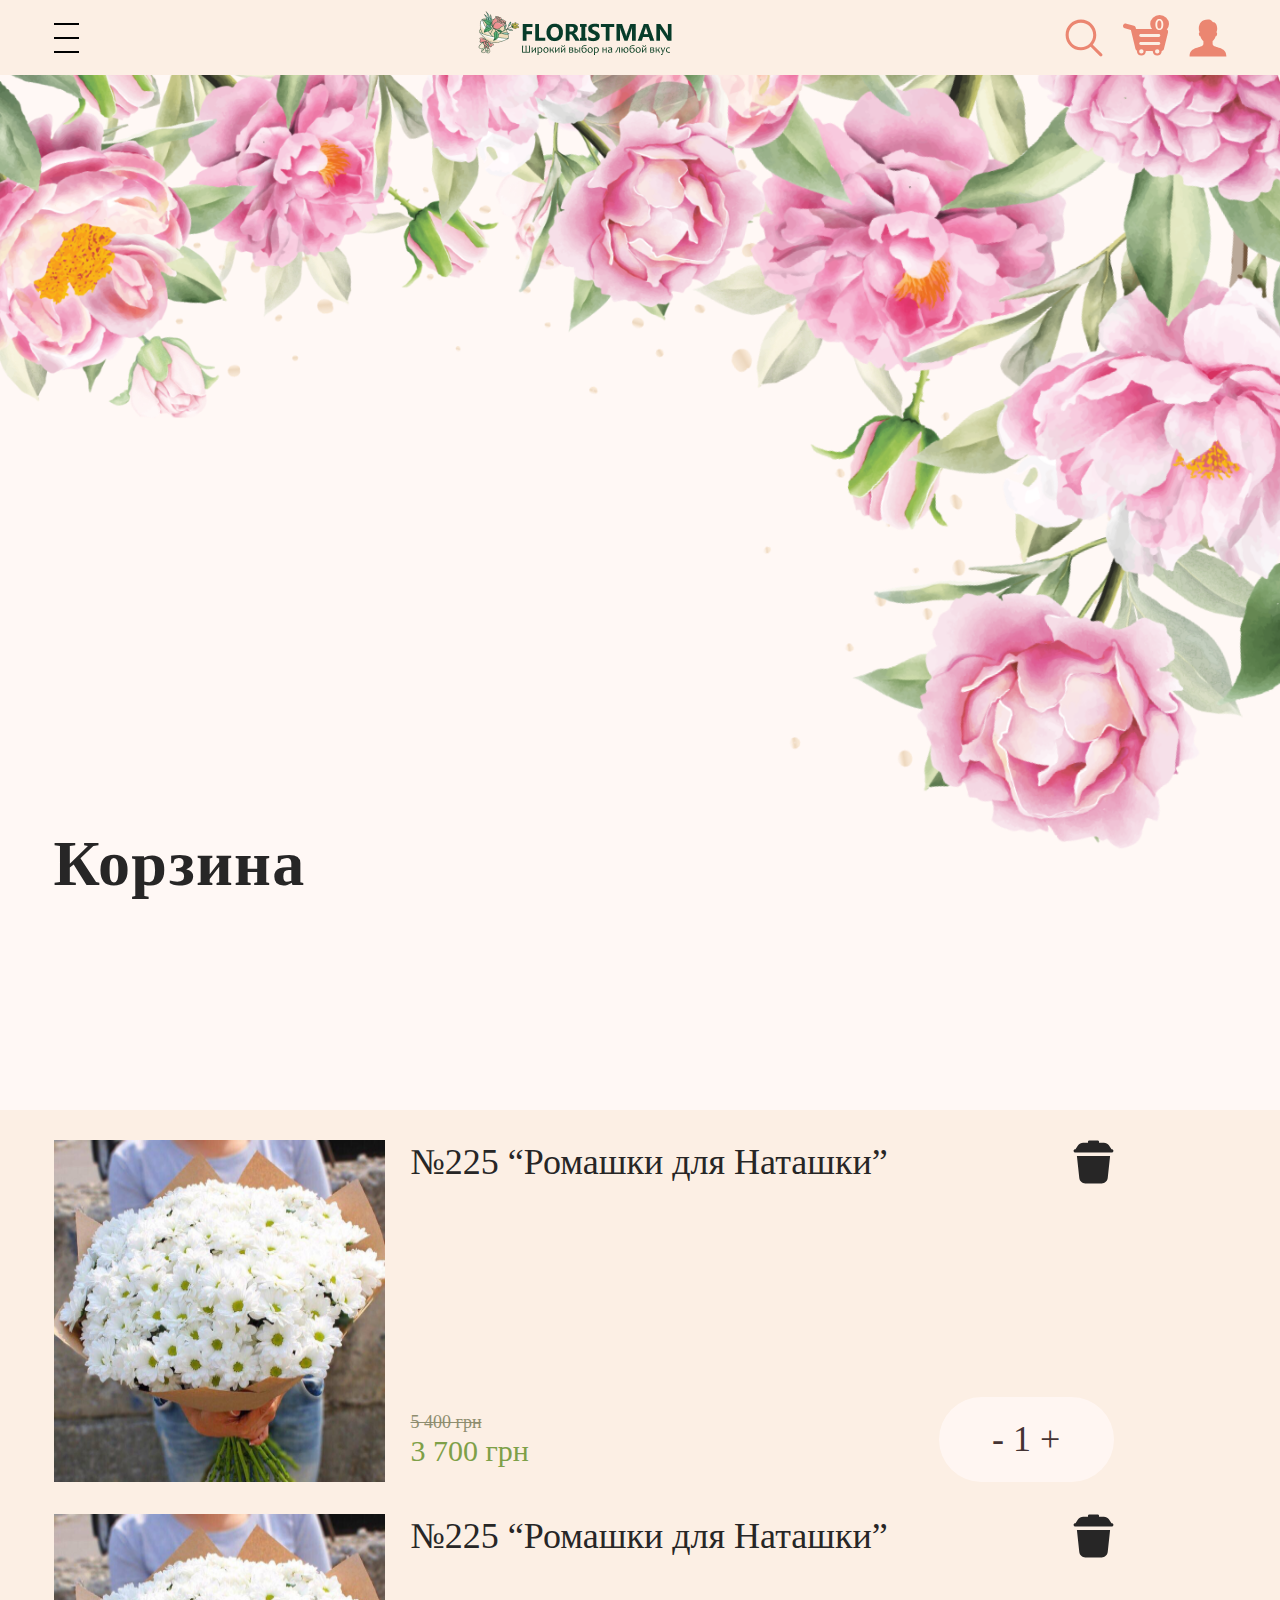
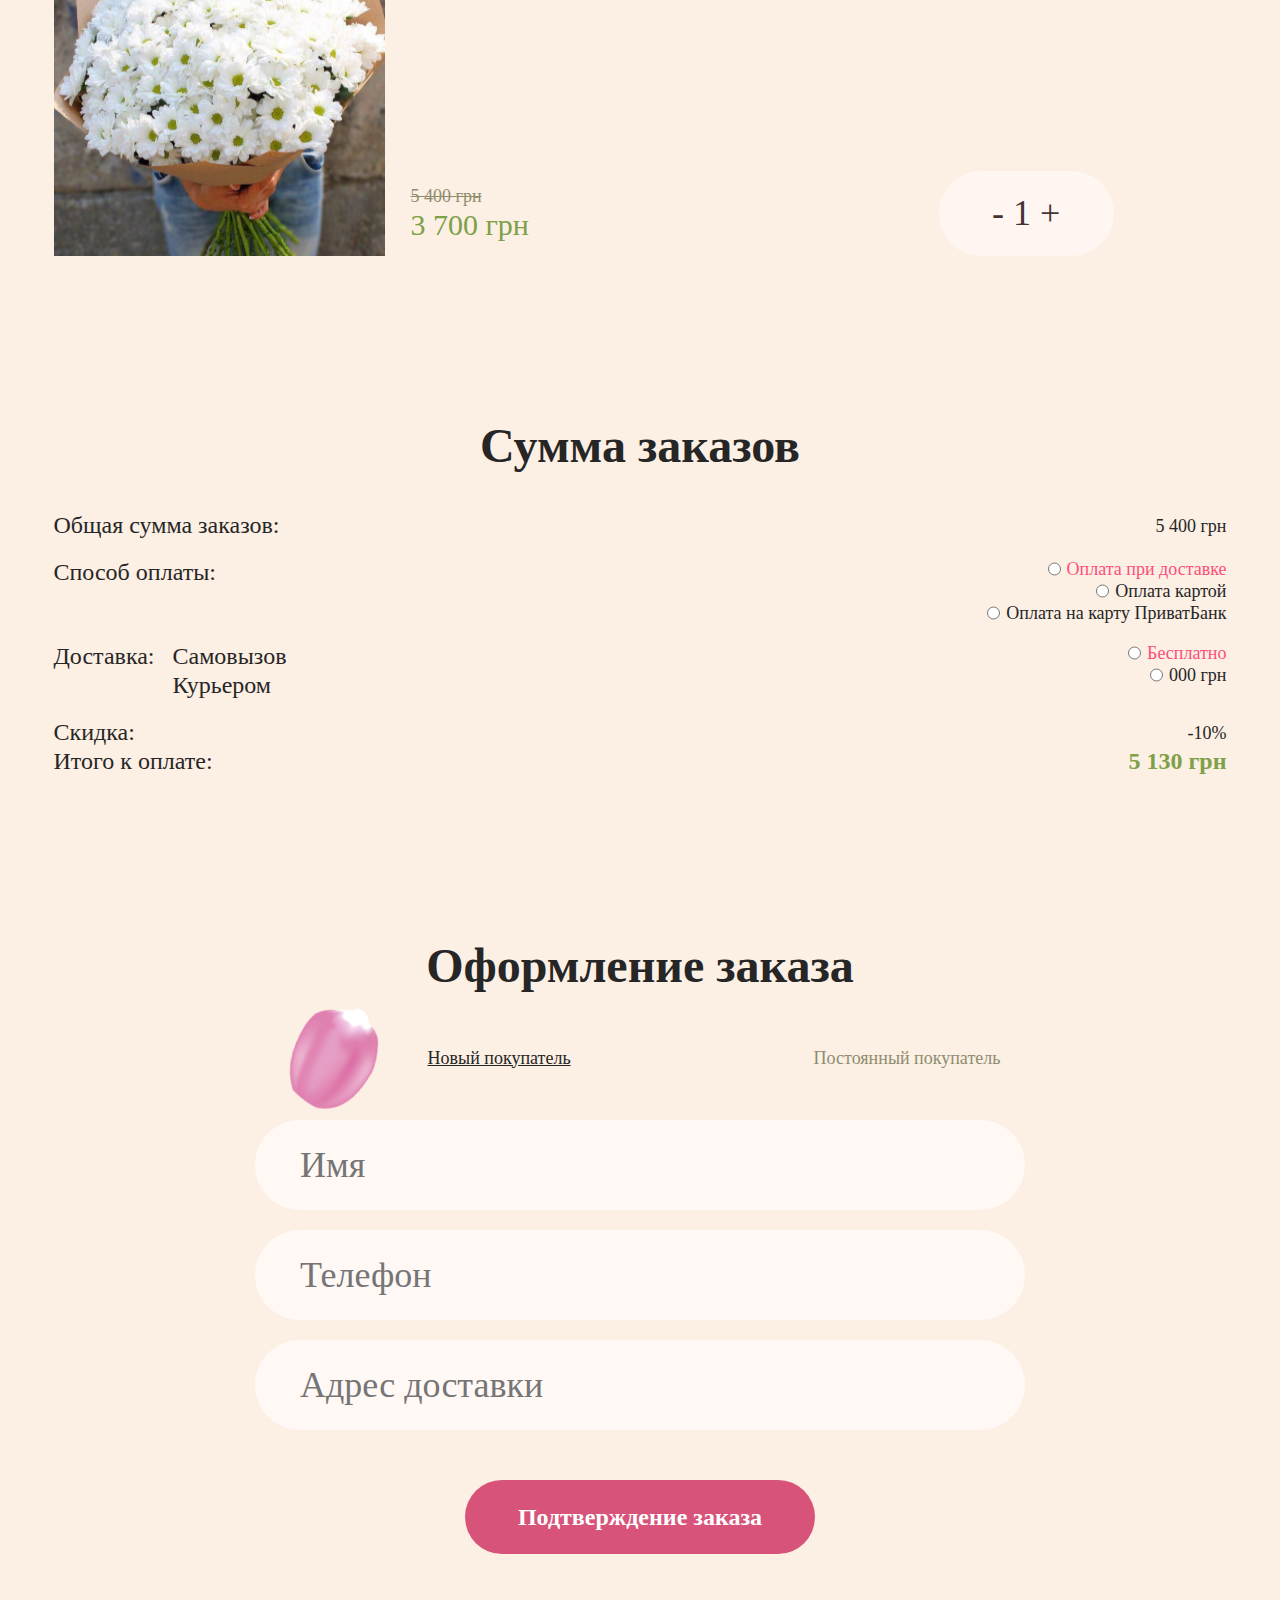
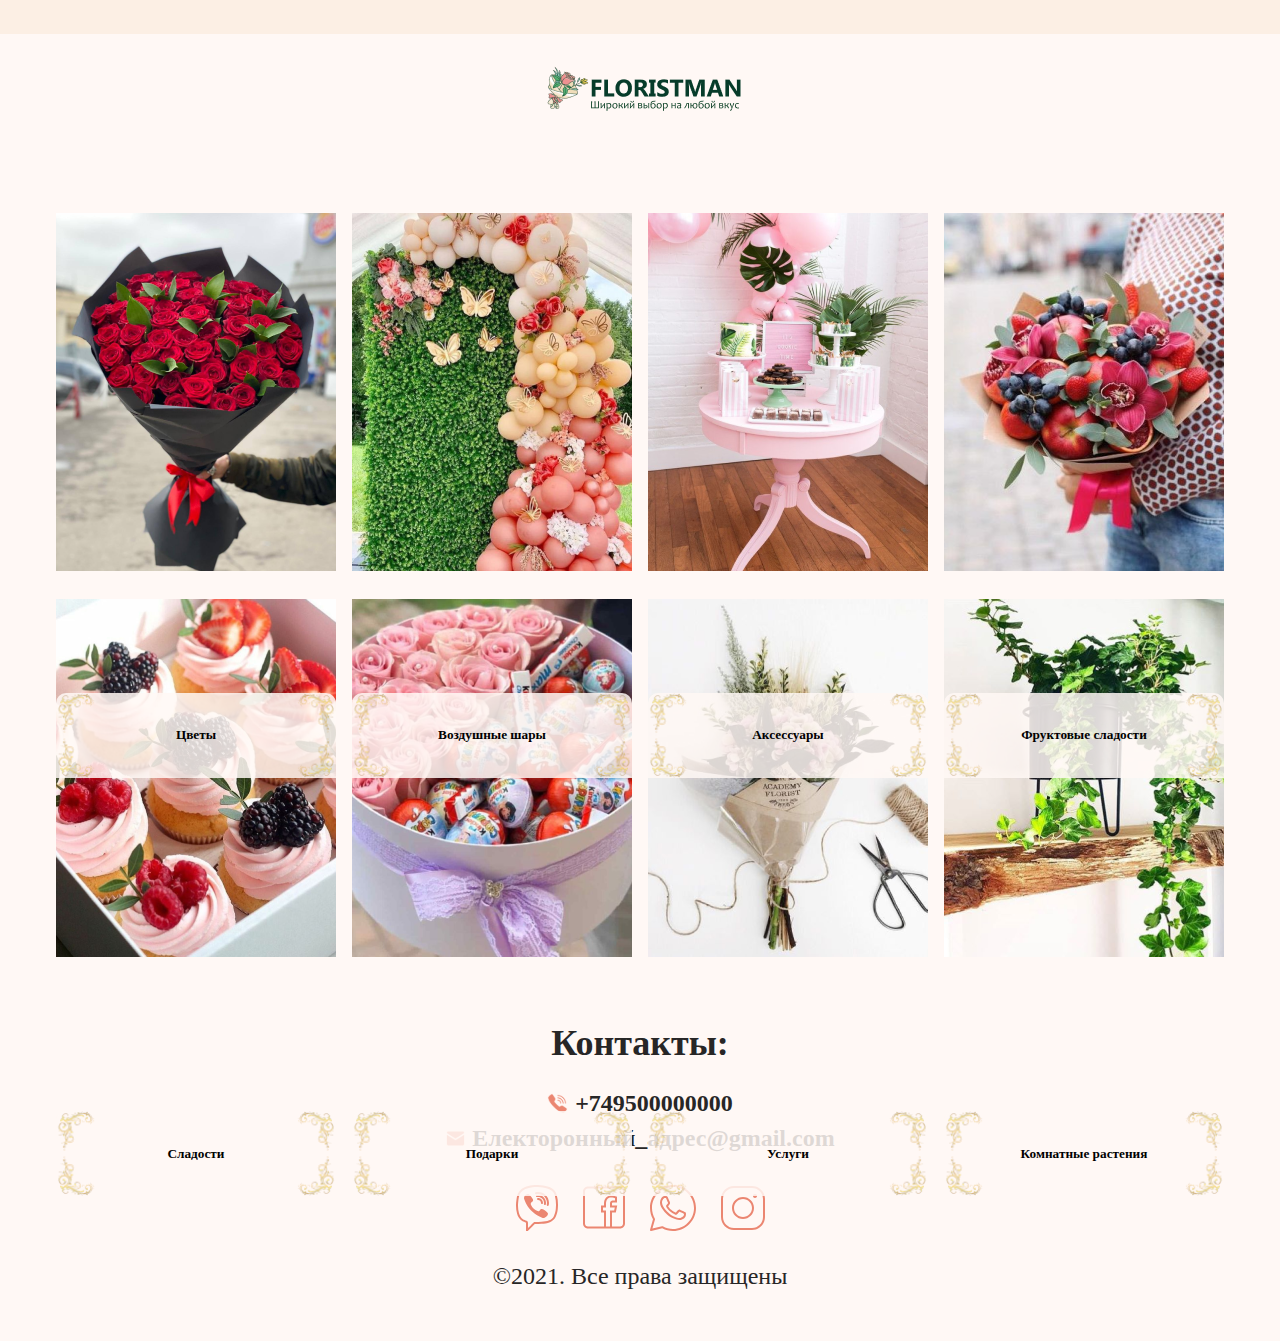
<file: pages/basket/index.html>
<!DOCTYPE html>
<html lang="en">

<head>
    <meta charset="UTF-8">
    <meta http-equiv="X-UA-Compatible" content="IE=edge">
    <meta name="viewport" content="width=device-width, initial-scale=1.0">
    <link rel="stylesheet" href="style.css">
    <title>Document</title>
</head>

<body>
    <header class="header">
        <div class="container">
            <div class="nav">
                <div class="menu">
                    <span></span>
                    <span></span>
                    <span></span>
                </div>
                <div class="nav-logo">
                    <a href="../bouquet/index.html"><img src="../../assets/img/header-logo.png" alt=""></a>
                </div>
                <div class="nav-right">
                    <img src="../../assets/img/search.svg" alt="">
                    <img src="../../assets/img/basket.svg" alt="">
                    <img src="../../assets/img/person.svg" alt="">
                </div>
            </div>
        </div>
    </header>
    <main class="main">
        <section class="first-section">
            <img src="../../assets/img/image.png" alt="">
            <div class="container">
                <div class="first__block">
                    <div class="first__block--top">
                        <h1>Корзина</h1>
                    </div>
                </div>
            </div>
        </section>
        <section class="sale-section">
            <div class="container">
                <div class="sale__block">
                    <div class="sale__block--top">
                        <img src="../../assets/img/white.png" alt="">
                        <div class="sbt-right">
                            <div class="sbt-card-top">
                                <h3>№225 “Ромашки для Наташки” </h3>
                                <img src="../../assets/img/rubbish.svg" alt="">
                            </div>
                            <div class="sbt-card-bot">
                                <div class="sbt-card">
                                    <h6>5 400 грн</h6>
                                    <h5>3 700 грн</h5>
                                </div>
                                <button>- 1 +</button>
                            </div>
                        </div>
                    </div>
                    <div class="sale__block--top">
                        <img src="../../assets/img/white.png" alt="">
                        <div class="sbt-right">
                            <div class="sbt-card-top">
                                <h3>№225 “Ромашки для Наташки” </h3>
                                <img src="../../assets/img/rubbish.svg" alt="">
                            </div>
                            <div class="sbt-card-bot">
                                <div class="sbt-card">
                                    <h6>5 400 грн</h6>
                                    <h5>3 700 грн</h5>
                                </div>
                                <button>- 1 +</button>
                            </div>
                        </div>
                    </div>
                </div>
            </div>
        </section>
        <section class="total-section">
            <div class="container">
                <div class="total__block">
                    <h1>Сумма заказов</h1>
                    <div class="total__block-1">
                        <div class="tb-1"><h5>Общая сумма заказов:</h5></div>
                        <div class="tb-2">
                            <h6>5 400 грн</h6>
                        </div>
                    </div>
                    <div class="total__block-2">
                        <div class="tb-1"><h5>Способ оплаты:</h5></div>
                        <div class="tb-3">
                            <label>
                                <div class="tb-top">
                                    <input type="radio" name="radio-1" class="radio1">
                                    <h6 class="text-pink">Оплата при доставке</h6>
                                </div>
                                <div class="tb-top">
                                    <input type="radio" name="radio-1">
                                    <h6 class="text-black">Оплата картой</h6>
                                </div>
                                <div class="tb-top">
                                    <input type="radio" name="radio-1">
                                    <h6 class="text-black">Оплата на карту ПриватБанк</h6>
                                </div>
                            </label>
                        </div>
                    </div>
                    <div class="total__block-3">
                        <div class="tb-1">
                            <div class="tb-in">
                                <h5>Доставка:</h5>
                            </div>
                            <div class="tb-in">
                                <h5>Самовызов</h5>
                                <h5>Курьером</h5>
                            </div>
                        </div>
                        <div class="tb-4">
                            <label>
                                <div class="tb-top">
                                    <input type="radio" name="radio-1">
                                    <h6 class="text-pink">Бесплатно</h6>
                                </div>
                                <div class="tb-top">
                                    <input type="radio" name="radio-1">
                                    <h6 class="zero">000 грн</h6>
                                </div>
                            </label>
                        </div>
                    </div>
                    <div class="total__block-4">
                        <div class="tb-1"><h5>Скидка:</h5></div>
                        <div class="tb-2"><h6>-10%</h6></div>
                    </div>
                    <div class="total__block-5">
                        <div class="tb-1"><h5>Итого к оплате:</h5></div>
                        <div class="tb-5"><h6>5 130 грн</h6></div>
                    </div>
                </div>
            </div>
        </section>
        <section class="decor-section">
            <div class="container">
                <div class="decor__block">
                    <h1>Оформление заказа</h1>
                    <div class="decor__block--top">
                        <img src="../../assets/img/decor-leaf.png" alt="">
                        <div class="db-top">
                            <a class="db-text" href="#">Новый покупатель</a>
                            <a class="db-text-1" href="#">Постоянный покупатель</a>
                        </div>
                    </div>
                    <div class="decor__block--center">
                        <form>
                            <input type="text" placeholder="Имя">
                            <input type="text" placeholder="Телефон">
                            <input type="text" placeholder="Адрес доставки">
                        </form>         
                    </div>
                    <div class="decor__block--bottom">
                        <button>Подтверждение заказа</button>
                    </div>
                </div>
            </div>
        </section>
    </main>
    <footer class="footer">
        <div class="container">
            <div class="footer__block">
                <div class="footer-logo">
                    <img src="../../assets/img/logo-footer.png" alt="">
                </div>
                <div class="footer__block--top">
                    <div class="fb__top">
                        <img src="../../assets/img/rose.png" alt="">
                        <div class="fb-top-1">
                            <img src="../../assets/img/footer-frame.png" alt="" class="footer-frame">
                            <h5>Цветы</h5>
                        </div>
                    </div>
                    <div class="fb__top">
                        <img src="../../assets/img/tree.png" alt="">
                        <div class="fb-top-1">
                            <img src="../../assets/img/footer-frame.png" alt="" class="footer-frame">
                            <h5>Воздушные шары</h5>
                        </div>
                    </div>
                    <div class="fb__top">
                        <img src="../../assets/img/things.png" alt="">
                        <div class="fb-top-1">
                            <img src="../../assets/img/footer-frame.png" alt="" class="footer-frame">
                            <h5>Аксессуары</h5>
                        </div>
                    </div>
                    <div class="fb__top">
                        <img src="../../assets/img/fruit.png" alt="">
                        <div class="fb-top-1">
                            <img src="../../assets/img/footer-frame.png" alt="" class="footer-frame">
                            <h5>Фруктовые сладости</h5>
                        </div>
                    </div>
                </div>
                <div class="footer__block--bottom">
                    <div class="fb__bottom">
                        <img src="../../assets/img/cookie.png" alt="">
                        <div class="fb-bot-1">
                            <img src="../../assets/img/footer-frame.png" alt="" class="footer-frame">
                            <h5>Сладости</h5>
                        </div>
                    </div>
                    <div class="fb__bottom">
                        <img src="../../assets/img/presents.png" alt="">
                        <div class="fb-bot-1">
                            <img src="../../assets/img/footer-frame.png" alt="" class="footer-frame">
                            <h5>Подарки</h5>
                        </div>
                    </div>
                    <div class="fb__bottom">
                        <img src="../../assets/img/services.png" alt="">
                        <div class="fb-bot-1">
                            <img src="../../assets/img/footer-frame.png" alt="" class="footer-frame">
                            <h5>Услуги</h5>
                        </div>
                    </div>
                    <div class="fb__bottom">
                        <img src="../../assets/img/crop.png" alt="">
                        <div class="fb-bot-1">
                            <img src="../../assets/img/footer-frame.png" alt="" class="footer-frame">
                            <h5>Комнатные растения</h5>
                        </div>
                    </div>
                </div>
                <h1>Контакты:</h1>
                <div class="fb-number">
                    <img src="../../assets/img/phone.svg" alt="">
                    <h5>+749500000000</h5>
                </div>
                <div class="fb-email">
                    <img src="../../assets/img/mail.svg" alt="">
                    <h5>Електоронный_адрес@gmail.com</h5>
                </div>
                <div class="fb-image">
                    <img src="../../assets/img/call.svg" alt="">
                    <img src="../../assets/img/facebook.svg" alt="">
                    <img src="../../assets/img/whatsap.svg" alt="">
                    <img src="../../assets/img/insta.svg" alt="">
                </div>
                <p>©2021. Все права защищены </p>
            </div>
        </div>
    </footer>
</body>

</html>
</file>
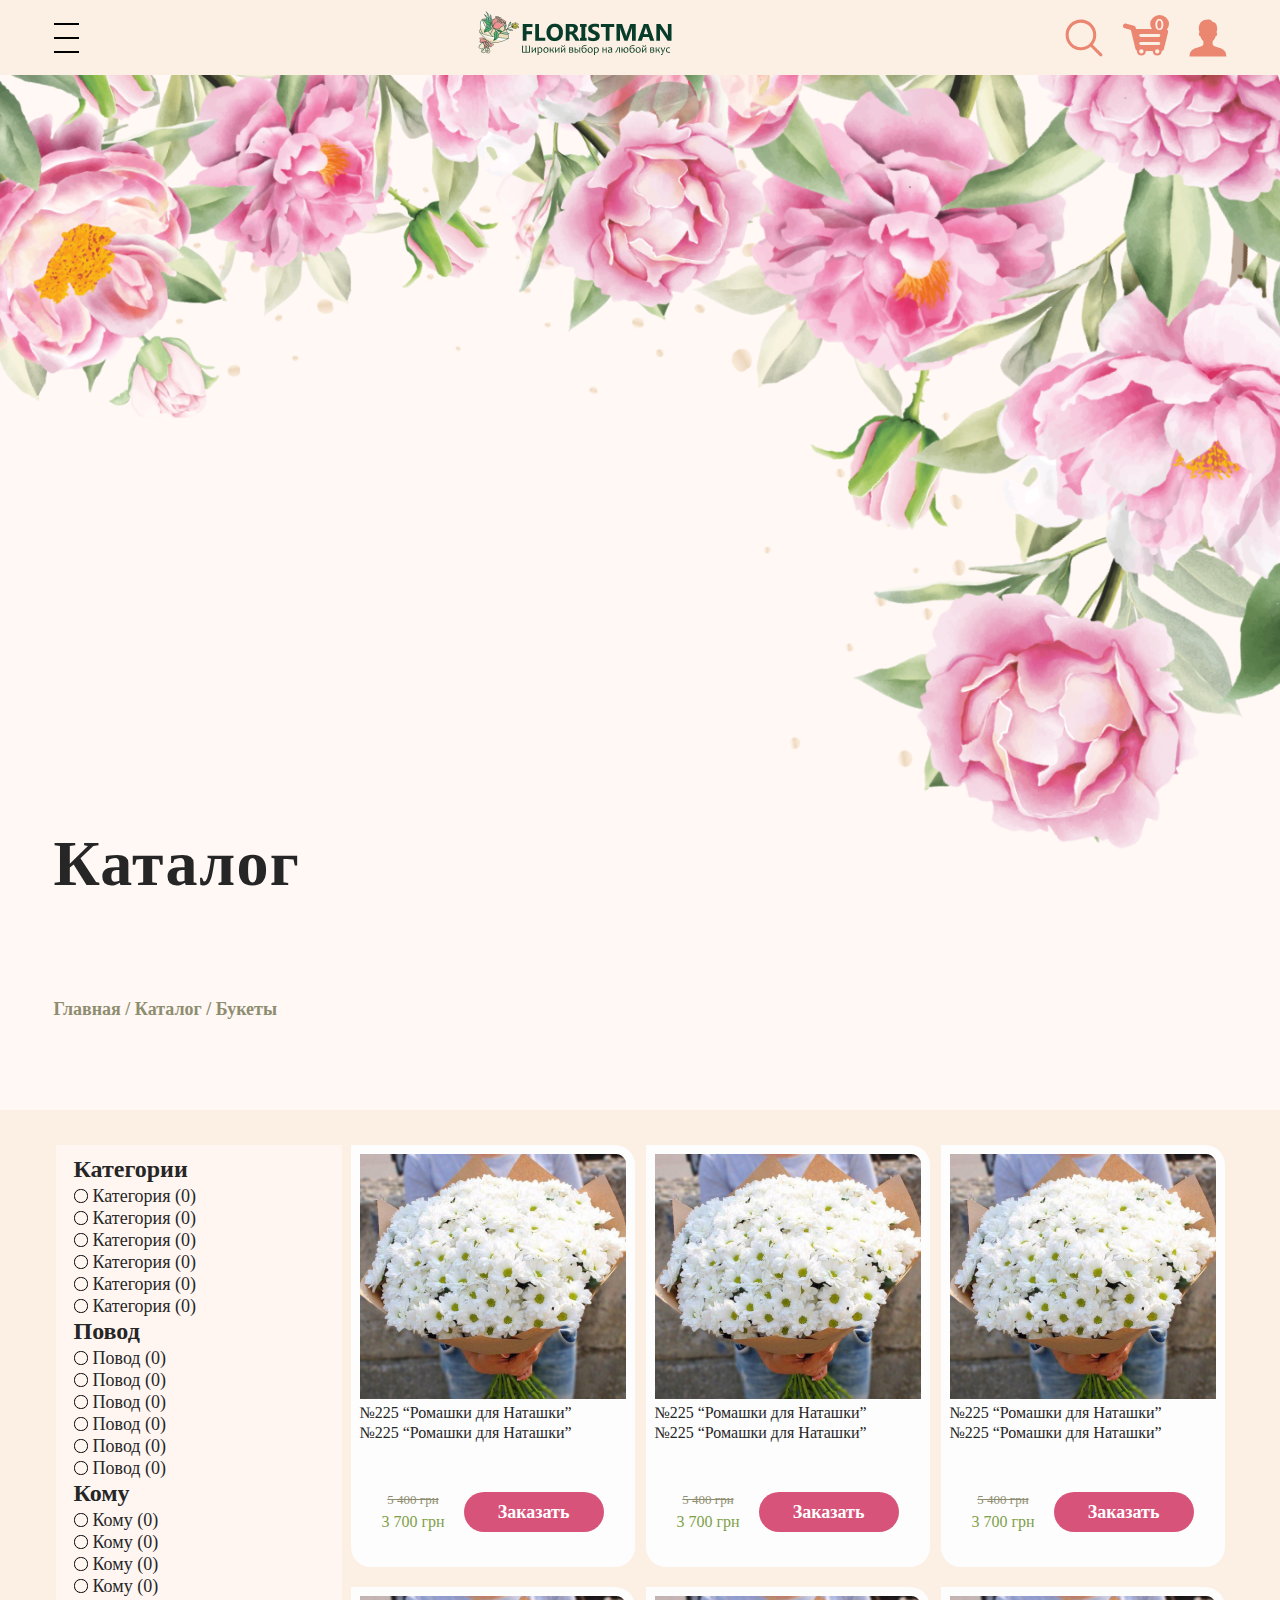
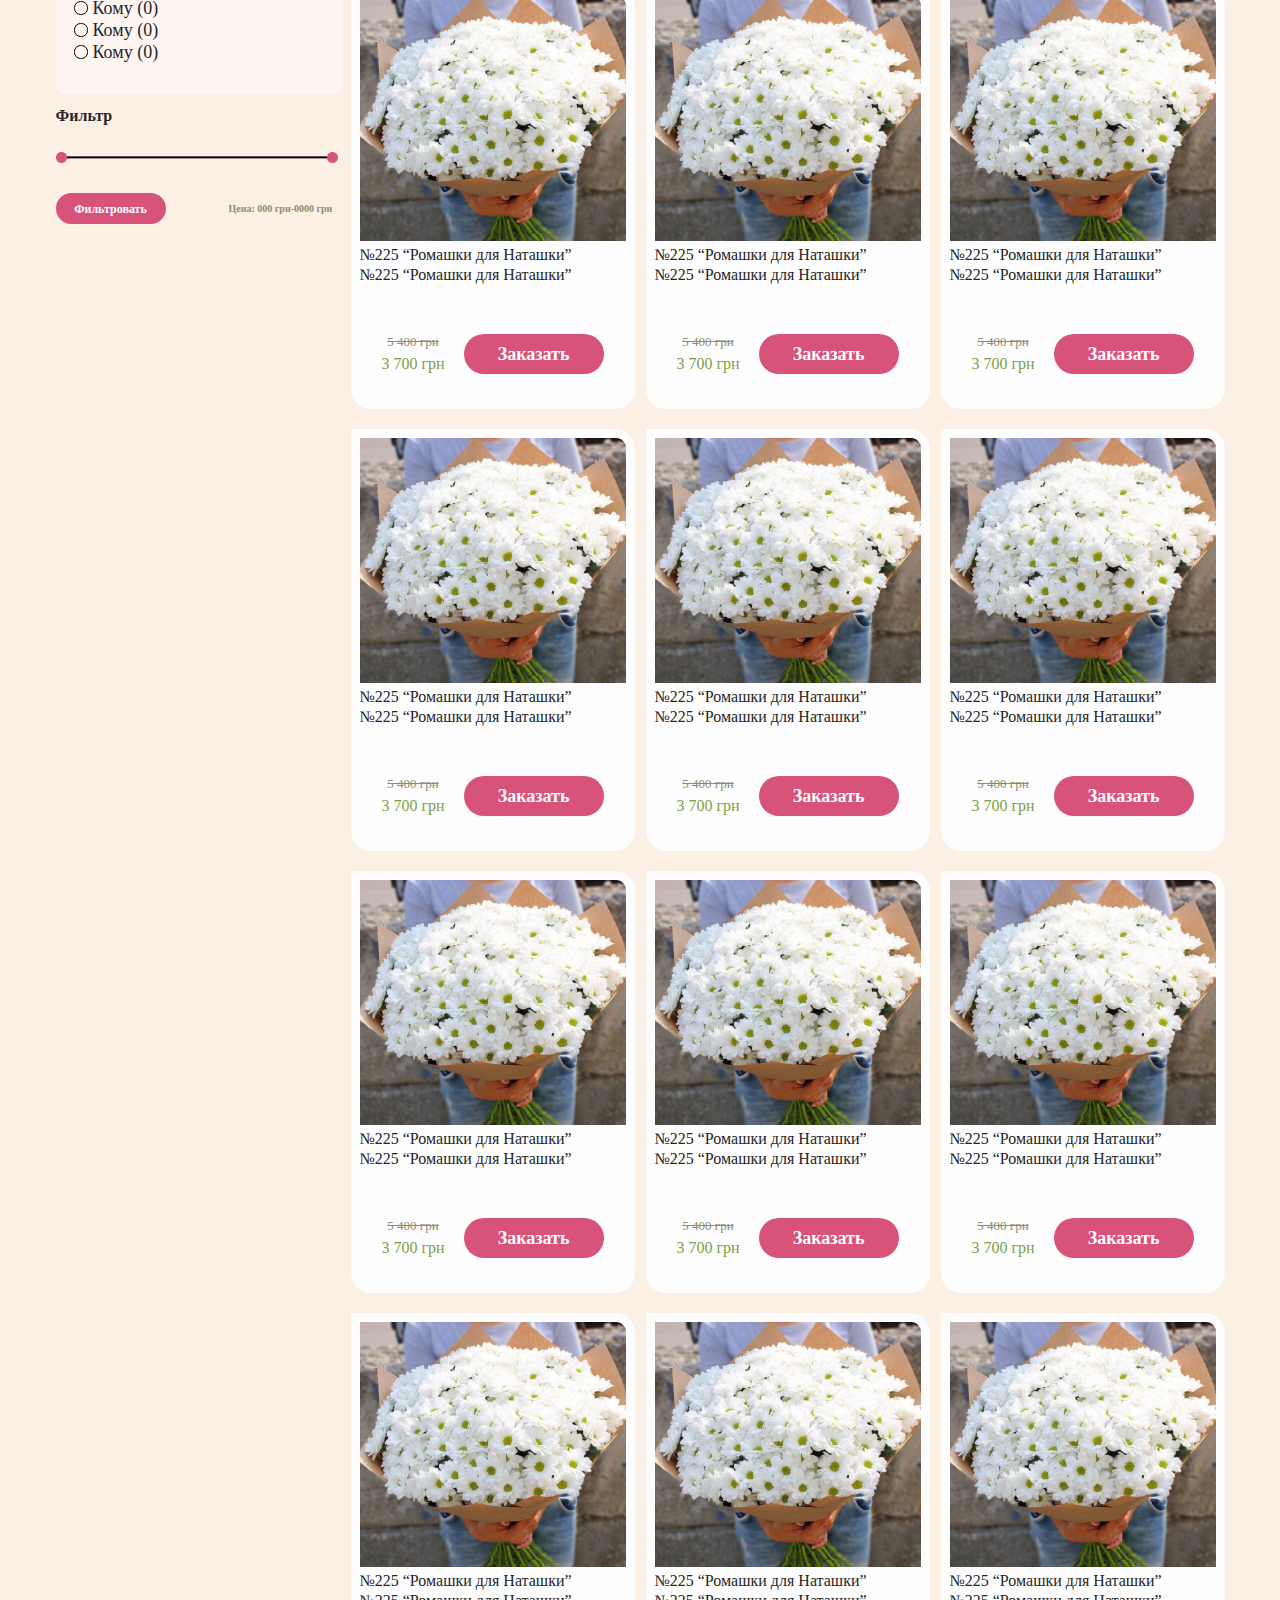
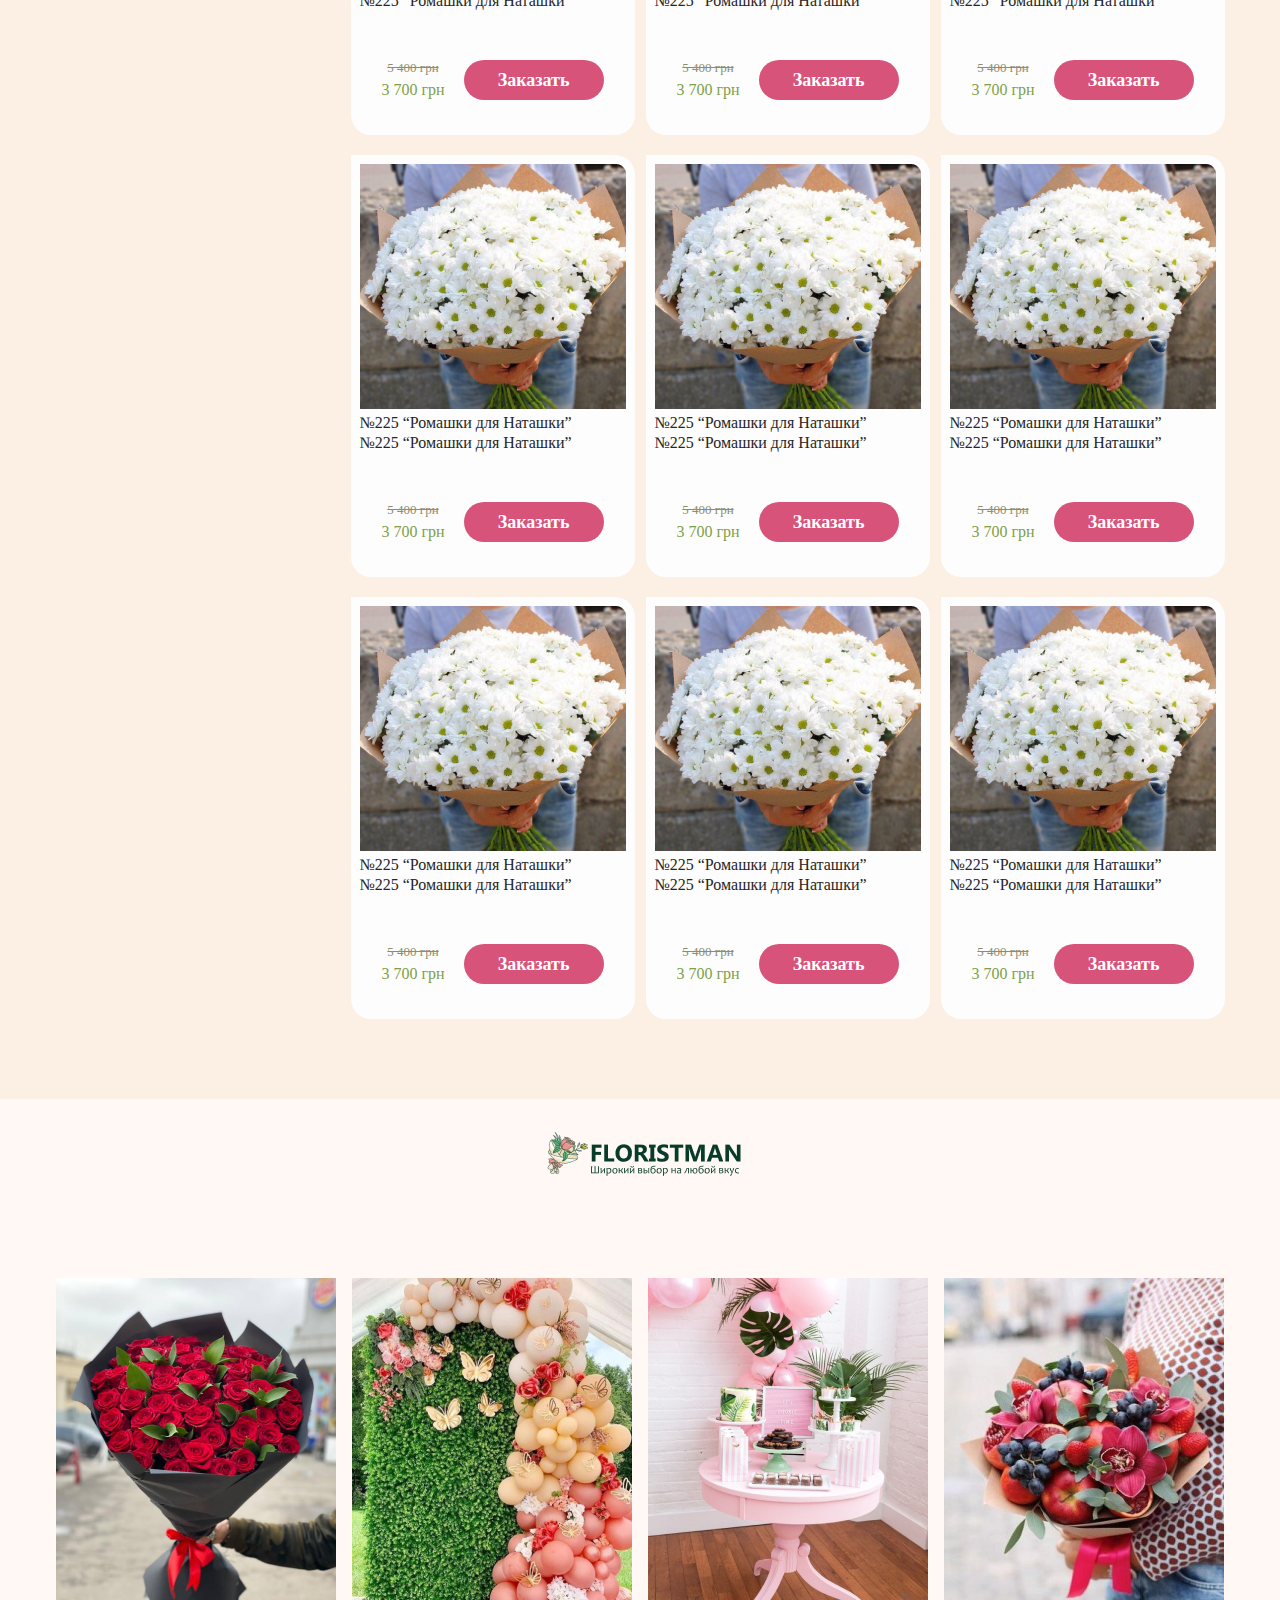
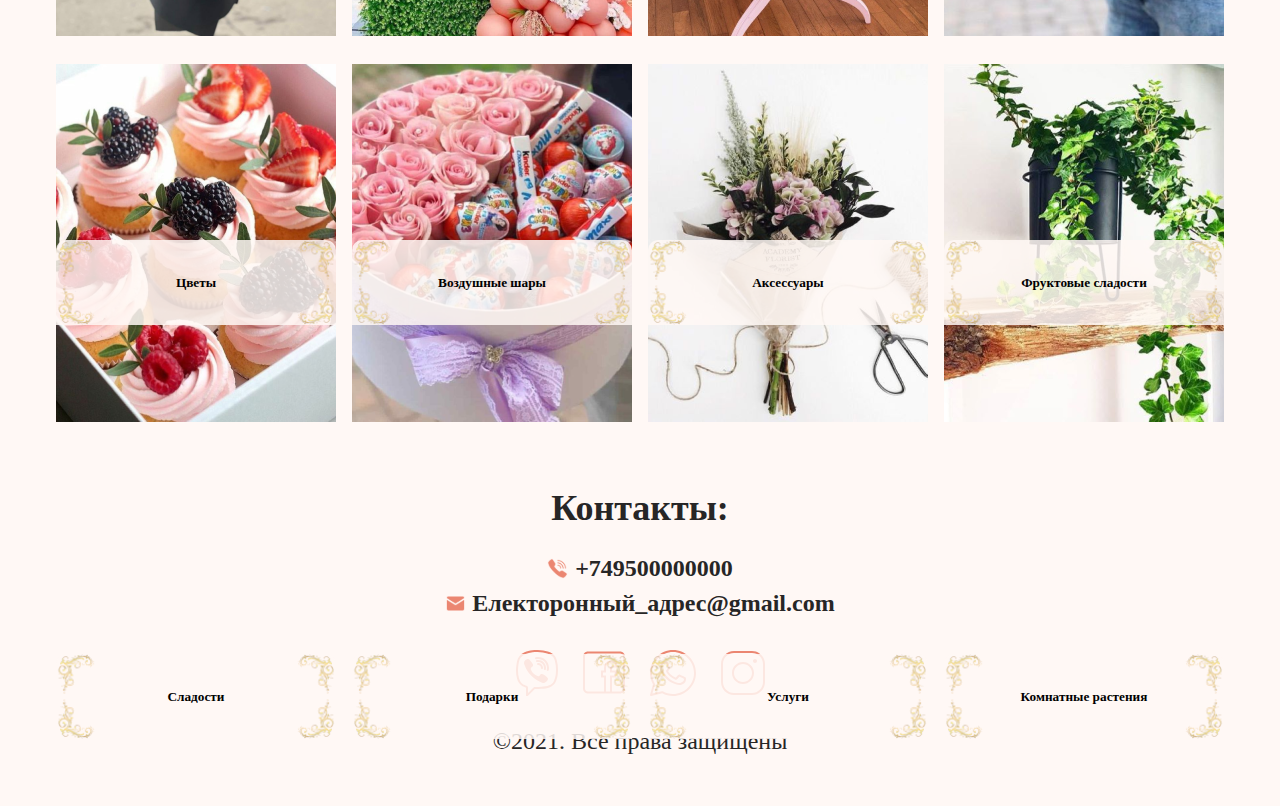
<file: pages/catalog/index.html>
<!DOCTYPE html>
<html lang="en">

<head>
    <meta charset="UTF-8">
    <meta http-equiv="X-UA-Compatible" content="IE=edge">
    <meta name="viewport" content="width=device-width, initial-scale=1.0">
    <link rel="stylesheet" href="style.css">
    <title>Document</title>
</head>

<body>
    <header class="header">
        <div class="container">
            <div class="nav">
                <div class="menu">
                    <span></span>
                    <span></span>
                    <span></span>
                </div>
                <div class="nav-logo">
                    <a href="../contacts/index.html"><img src="../../assets/img/header-logo.png" alt=""></a>
                </div>
                <div class="nav-right">
                    <img src="../../assets/img/search.svg" alt="">
                    <img src="../../assets/img/basket.svg" alt="">
                    <img src="../../assets/img/person.svg" alt="">
                </div>
            </div>
        </div>
    </header>
    <main class="main">
        <section class="first-section">
            <img src="../../assets/img/image.png" alt="">
            <div class="container">
                <div class="first__block">
                    <div class="first__block--top">
                        <h1>Каталог</h1>
                    </div>
                    <div class="first__block--bottom">
                        <p>Главная / Каталог / Букеты</p>
                    </div>
                </div>
            </div>
        </section>
        <section class="info-section">
            <div class="container">
                <div class="info__block">
                    <div class="info__block-total">
                        <div class="info__block--left">
                            <div class="ibl_categories">
                                <h3>Категории</h3>
                                <div class="ibl_categ">
                                    <div class="iblc">
                                        <span></span>
                                        <h6>Категория (0)</h6>
                                    </div>
                                    <div class="iblc">
                                        <span></span>
                                        <h6>Категория (0)</h6>
                                    </div>
                                    <div class="iblc">
                                        <span></span>
                                        <h6>Категория (0)</h6>
                                    </div>
                                    <div class="iblc">
                                        <span></span>
                                        <h6>Категория (0)</h6>
                                    </div>
                                    <div class="iblc">
                                        <span></span>
                                        <h6>Категория (0)</h6>
                                    </div>
                                    <div class="iblc">
                                        <span></span>
                                        <h6>Категория (0)</h6>
                                    </div>
                                </div>
                                <div class="occasion">
                                    <h3>Повод</h3>
                                    <div class="ibl_occas">
                                        <div class="iblo">
                                            <span></span>
                                            <h6>Повод (0)</h6>
                                        </div>
                                        <div class="iblo">
                                            <span></span>
                                            <h6>Повод (0)</h6>
                                        </div>
                                        <div class="iblo">
                                            <span></span>
                                            <h6>Повод (0)</h6>
                                        </div>
                                        <div class="iblo">
                                            <span></span>
                                            <h6>Повод (0)</h6>
                                        </div>
                                        <div class="iblo">
                                            <span></span>
                                            <h6>Повод (0)</h6>
                                        </div>
                                        <div class="iblo">
                                            <span></span>
                                            <h6>Повод (0)</h6>
                                        </div>
                                    </div>
                                </div>
                                <div class="whom">
                                    <h3>Кому</h3>
                                    <div class="ibl_whom">
                                        <div class="iblw">
                                            <span></span>
                                            <h6>Кому (0)</h6>
                                        </div>
                                        <div class="iblw">
                                            <span></span>
                                            <h6>Кому (0)</h6>
                                        </div>
                                        <div class="iblw">
                                            <span></span>
                                            <h6>Кому (0)</h6>
                                        </div>
                                        <div class="iblw">
                                            <span></span>
                                            <h6>Кому (0)</h6>
                                        </div>
                                        <div class="iblw">
                                            <span></span>
                                            <h6>Кому (0)</h6>
                                        </div>
                                        <div class="iblw">
                                            <span></span>
                                            <h6>Кому (0)</h6>
                                        </div>
                                        <div class="iblw">
                                            <span></span>
                                            <h6>Кому (0)</h6>
                                        </div>
                                    </div>
                                </div>
                            </div>
                        </div>
                        <div class="info__block--bottom">
                            <h5>Фильтр</h5>
                            <div class="ibb-img">
                                <img src="../../assets/img/filtr.png" alt="">
                            </div>
                            <div class="ib_bot">
                                <button>Фильтровать</button>
                                <h6>Цена: 000 грн-0000 грн</h6>
                            </div>
                        </div>
                    </div>
                    <div class="info__block--right">
                        <div class="ibr-cards">
                            <div class="ibr-card-1">
                                <img src="../../assets/img/card.png" alt="">
                                <div class="ibr-card-in">
                                    <div class="ibrc-data">
                                        <h5>№225 “Ромашки для Наташки” </h5>
                                        <h5>№225 “Ромашки для Наташки” </h5>
                                    </div>
                                    <div class="ibrc-data-1">
                                        <div class="params">
                                            <h6>5 400 грн</h6>
                                            <h5>3 700 грн</h5>
                                        </div>
                                        <button>Заказать</button>
                                    </div>
                                </div>
                            </div>
                            <div class="ibr-card-1">
                                <img src="../../assets/img/card.png" alt="">
                                <div class="ibr-card-in">
                                    <div class="ibrc-data">
                                        <h5>№225 “Ромашки для Наташки” </h5>
                                        <h5>№225 “Ромашки для Наташки” </h5>
                                    </div>
                                    <div class="ibrc-data-1">
                                        <div class="params">
                                            <h6>5 400 грн</h6>
                                            <h5>3 700 грн</h5>
                                        </div>
                                        <button>Заказать</button>
                                    </div>
                                </div>
                            </div>
                            <div class="ibr-card-1">
                                <img src="../../assets/img/card.png" alt="">
                                <div class="ibr-card-in">
                                    <div class="ibrc-data">
                                        <h5>№225 “Ромашки для Наташки” </h5>
                                        <h5>№225 “Ромашки для Наташки” </h5>
                                    </div>
                                    <div class="ibrc-data-1">
                                        <div class="params">
                                            <h6>5 400 грн</h6>
                                            <h5>3 700 грн</h5>
                                        </div>
                                        <button>Заказать</button>
                                    </div>
                                </div>
                            </div>
                        </div>
                        <div class="ibr-cards">
                            <div class="ibr-card-1">
                                <img src="../../assets/img/card.png" alt="">
                                <div class="ibr-card-in">
                                    <div class="ibrc-data">
                                        <h5>№225 “Ромашки для Наташки” </h5>
                                        <h5>№225 “Ромашки для Наташки” </h5>
                                    </div>
                                    <div class="ibrc-data-1">
                                        <div class="params">
                                            <h6>5 400 грн</h6>
                                            <h5>3 700 грн</h5>
                                        </div>
                                        <button>Заказать</button>
                                    </div>
                                </div>
                            </div>
                            <div class="ibr-card-1">
                                <img src="../../assets/img/card.png" alt="">
                                <div class="ibr-card-in">
                                    <div class="ibrc-data">
                                        <h5>№225 “Ромашки для Наташки” </h5>
                                        <h5>№225 “Ромашки для Наташки” </h5>
                                    </div>
                                    <div class="ibrc-data-1">
                                        <div class="params">
                                            <h6>5 400 грн</h6>
                                            <h5>3 700 грн</h5>
                                        </div>
                                        <button>Заказать</button>
                                    </div>
                                </div>
                            </div>
                            <div class="ibr-card-1">
                                <img src="../../assets/img/card.png" alt="">
                                <div class="ibr-card-in">
                                    <div class="ibrc-data">
                                        <h5>№225 “Ромашки для Наташки” </h5>
                                        <h5>№225 “Ромашки для Наташки” </h5>
                                    </div>
                                    <div class="ibrc-data-1">
                                        <div class="params">
                                            <h6>5 400 грн</h6>
                                            <h5>3 700 грн</h5>
                                        </div>
                                        <button>Заказать</button>
                                    </div>
                                </div>
                            </div>
                        </div>
                        <div class="ibr-cards">
                            <div class="ibr-card-1">
                                <img src="../../assets/img/card.png" alt="">
                                <div class="ibr-card-in">
                                    <div class="ibrc-data">
                                        <h5>№225 “Ромашки для Наташки” </h5>
                                        <h5>№225 “Ромашки для Наташки” </h5>
                                    </div>
                                    <div class="ibrc-data-1">
                                        <div class="params">
                                            <h6>5 400 грн</h6>
                                            <h5>3 700 грн</h5>
                                        </div>
                                        <button>Заказать</button>
                                    </div>
                                </div>
                            </div>
                            <div class="ibr-card-1">
                                <img src="../../assets/img/card.png" alt="">
                                <div class="ibr-card-in">
                                    <div class="ibrc-data">
                                        <h5>№225 “Ромашки для Наташки” </h5>
                                        <h5>№225 “Ромашки для Наташки” </h5>
                                    </div>
                                    <div class="ibrc-data-1">
                                        <div class="params">
                                            <h6>5 400 грн</h6>
                                            <h5>3 700 грн</h5>
                                        </div>
                                        <button>Заказать</button>
                                    </div>
                                </div>
                            </div>
                            <div class="ibr-card-1">
                                <img src="../../assets/img/card.png" alt="">
                                <div class="ibr-card-in">
                                    <div class="ibrc-data">
                                        <h5>№225 “Ромашки для Наташки” </h5>
                                        <h5>№225 “Ромашки для Наташки” </h5>
                                    </div>
                                    <div class="ibrc-data-1">
                                        <div class="params">
                                            <h6>5 400 грн</h6>
                                            <h5>3 700 грн</h5>
                                        </div>
                                        <button>Заказать</button>
                                    </div>
                                </div>
                            </div>
                        </div>
                        <div class="ibr-cards">
                            <div class="ibr-card-1">
                                <img src="../../assets/img/card.png" alt="">
                                <div class="ibr-card-in">
                                    <div class="ibrc-data">
                                        <h5>№225 “Ромашки для Наташки” </h5>
                                        <h5>№225 “Ромашки для Наташки” </h5>
                                    </div>
                                    <div class="ibrc-data-1">
                                        <div class="params">
                                            <h6>5 400 грн</h6>
                                            <h5>3 700 грн</h5>
                                        </div>
                                        <button>Заказать</button>
                                    </div>
                                </div>
                            </div>
                            <div class="ibr-card-1">
                                <img src="../../assets/img/card.png" alt="">
                                <div class="ibr-card-in">
                                    <div class="ibrc-data">
                                        <h5>№225 “Ромашки для Наташки” </h5>
                                        <h5>№225 “Ромашки для Наташки” </h5>
                                    </div>
                                    <div class="ibrc-data-1">
                                        <div class="params">
                                            <h6>5 400 грн</h6>
                                            <h5>3 700 грн</h5>
                                        </div>
                                        <button>Заказать</button>
                                    </div>
                                </div>
                            </div>
                            <div class="ibr-card-1">
                                <img src="../../assets/img/card.png" alt="">
                                <div class="ibr-card-in">
                                    <div class="ibrc-data">
                                        <h5>№225 “Ромашки для Наташки” </h5>
                                        <h5>№225 “Ромашки для Наташки” </h5>
                                    </div>
                                    <div class="ibrc-data-1">
                                        <div class="params">
                                            <h6>5 400 грн</h6>
                                            <h5>3 700 грн</h5>
                                        </div>
                                        <button>Заказать</button>
                                    </div>
                                </div>
                            </div>
                        </div>
                        <div class="ibr-cards">
                            <div class="ibr-card-1">
                                <img src="../../assets/img/card.png" alt="">
                                <div class="ibr-card-in">
                                    <div class="ibrc-data">
                                        <h5>№225 “Ромашки для Наташки” </h5>
                                        <h5>№225 “Ромашки для Наташки” </h5>
                                    </div>
                                    <div class="ibrc-data-1">
                                        <div class="params">
                                            <h6>5 400 грн</h6>
                                            <h5>3 700 грн</h5>
                                        </div>
                                        <button>Заказать</button>
                                    </div>
                                </div>
                            </div>
                            <div class="ibr-card-1">
                                <img src="../../assets/img/card.png" alt="">
                                <div class="ibr-card-in">
                                    <div class="ibrc-data">
                                        <h5>№225 “Ромашки для Наташки” </h5>
                                        <h5>№225 “Ромашки для Наташки” </h5>
                                    </div>
                                    <div class="ibrc-data-1">
                                        <div class="params">
                                            <h6>5 400 грн</h6>
                                            <h5>3 700 грн</h5>
                                        </div>
                                        <button>Заказать</button>
                                    </div>
                                </div>
                            </div>
                            <div class="ibr-card-1">
                                <img src="../../assets/img/card.png" alt="">
                                <div class="ibr-card-in">
                                    <div class="ibrc-data">
                                        <h5>№225 “Ромашки для Наташки” </h5>
                                        <h5>№225 “Ромашки для Наташки” </h5>
                                    </div>
                                    <div class="ibrc-data-1">
                                        <div class="params">
                                            <h6>5 400 грн</h6>
                                            <h5>3 700 грн</h5>
                                        </div>
                                        <button>Заказать</button>
                                    </div>
                                </div>
                            </div>
                        </div>
                        <div class="ibr-cards">
                            <div class="ibr-card-1">
                                <img src="../../assets/img/card.png" alt="">
                                <div class="ibr-card-in">
                                    <div class="ibrc-data">
                                        <h5>№225 “Ромашки для Наташки” </h5>
                                        <h5>№225 “Ромашки для Наташки” </h5>
                                    </div>
                                    <div class="ibrc-data-1">
                                        <div class="params">
                                            <h6>5 400 грн</h6>
                                            <h5>3 700 грн</h5>
                                        </div>
                                        <button>Заказать</button>
                                    </div>
                                </div>
                            </div>
                            <div class="ibr-card-1">
                                <img src="../../assets/img/card.png" alt="">
                                <div class="ibr-card-in">
                                    <div class="ibrc-data">
                                        <h5>№225 “Ромашки для Наташки” </h5>
                                        <h5>№225 “Ромашки для Наташки” </h5>
                                    </div>
                                    <div class="ibrc-data-1">
                                        <div class="params">
                                            <h6>5 400 грн</h6>
                                            <h5>3 700 грн</h5>
                                        </div>
                                        <button>Заказать</button>
                                    </div>
                                </div>
                            </div>
                            <div class="ibr-card-1">
                                <img src="../../assets/img/card.png" alt="">
                                <div class="ibr-card-in">
                                    <div class="ibrc-data">
                                        <h5>№225 “Ромашки для Наташки” </h5>
                                        <h5>№225 “Ромашки для Наташки” </h5>
                                    </div>
                                    <div class="ibrc-data-1">
                                        <div class="params">
                                            <h6>5 400 грн</h6>
                                            <h5>3 700 грн</h5>
                                        </div>
                                        <button>Заказать</button>
                                    </div>
                                </div>
                            </div>
                        </div>
                        <div class="ibr-cards">
                            <div class="ibr-card-1">
                                <img src="../../assets/img/card.png" alt="">
                                <div class="ibr-card-in">
                                    <div class="ibrc-data">
                                        <h5>№225 “Ромашки для Наташки” </h5>
                                        <h5>№225 “Ромашки для Наташки” </h5>
                                    </div>
                                    <div class="ibrc-data-1">
                                        <div class="params">
                                            <h6>5 400 грн</h6>
                                            <h5>3 700 грн</h5>
                                        </div>
                                        <button>Заказать</button>
                                    </div>
                                </div>
                            </div>
                            <div class="ibr-card-1">
                                <img src="../../assets/img/card.png" alt="">
                                <div class="ibr-card-in">
                                    <div class="ibrc-data">
                                        <h5>№225 “Ромашки для Наташки” </h5>
                                        <h5>№225 “Ромашки для Наташки” </h5>
                                    </div>
                                    <div class="ibrc-data-1">
                                        <div class="params">
                                            <h6>5 400 грн</h6>
                                            <h5>3 700 грн</h5>
                                        </div>
                                        <button>Заказать</button>
                                    </div>
                                </div>
                            </div>
                            <div class="ibr-card-1">
                                <img src="../../assets/img/card.png" alt="">
                                <div class="ibr-card-in">
                                    <div class="ibrc-data">
                                        <h5>№225 “Ромашки для Наташки” </h5>
                                        <h5>№225 “Ромашки для Наташки” </h5>
                                    </div>
                                    <div class="ibrc-data-1">
                                        <div class="params">
                                            <h6>5 400 грн</h6>
                                            <h5>3 700 грн</h5>
                                        </div>
                                        <button>Заказать</button>
                                    </div>
                                </div>
                            </div>
                        </div>
                    </div>
                </div>
            </div>
        </section>
    </main>
    <footer class="footer">
        <div class="container">
            <div class="footer__block">
                <div class="footer-logo">
                    <img src="../../assets/img/logo-footer.png" alt="">
                </div>
                <div class="footer__block--top">
                    <div class="fb__top">
                        <img src="../../assets/img/rose.png" alt="">
                        <div class="fb-top-1">
                            <img src="../../assets/img/footer-frame.png" alt="" class="footer-frame">
                            <h5>Цветы</h5>
                        </div>
                    </div>
                    <div class="fb__top">
                        <img src="../../assets/img/tree.png" alt="">
                        <div class="fb-top-1">
                            <img src="../../assets/img/footer-frame.png" alt="" class="footer-frame">
                            <h5>Воздушные шары</h5>
                        </div>
                    </div>
                    <div class="fb__top">
                        <img src="../../assets/img/things.png" alt="">
                        <div class="fb-top-1">
                            <img src="../../assets/img/footer-frame.png" alt="" class="footer-frame">
                            <h5>Аксессуары</h5>
                        </div>
                    </div>
                    <div class="fb__top">
                        <img src="../../assets/img/fruit.png" alt="">
                        <div class="fb-top-1">
                            <img src="../../assets/img/footer-frame.png" alt="" class="footer-frame">
                            <h5>Фруктовые сладости</h5>
                        </div>
                    </div>
                </div>
                <div class="footer__block--bottom">
                    <div class="fb__bottom">
                        <img src="../../assets/img/cookie.png" alt="">
                        <div class="fb-bot-1">
                            <img src="../../assets/img/footer-frame.png" alt="" class="footer-frame">
                            <h5>Сладости</h5>
                        </div>
                    </div>
                    <div class="fb__bottom">
                        <img src="../../assets/img/presents.png" alt="">
                        <div class="fb-bot-1">
                            <img src="../../assets/img/footer-frame.png" alt="" class="footer-frame">
                            <h5>Подарки</h5>
                        </div>
                    </div>
                    <div class="fb__bottom">
                        <img src="../../assets/img/services.png" alt="">
                        <div class="fb-bot-1">
                            <img src="../../assets/img/footer-frame.png" alt="" class="footer-frame">
                            <h5>Услуги</h5>
                        </div>
                    </div>
                    <div class="fb__bottom">
                        <img src="../../assets/img/crop.png" alt="">
                        <div class="fb-bot-1">
                            <img src="../../assets/img/footer-frame.png" alt="" class="footer-frame">
                            <h5>Комнатные растения</h5>
                        </div>
                    </div>
                </div>
                <h1>Контакты:</h1>
                <div class="fb-number">
                    <img src="../../assets/img/phone.svg" alt="">
                    <h5>+749500000000</h5>
                </div>
                <div class="fb-email">
                    <img src="../../assets/img/mail.svg" alt="">
                    <h5>Електоронный_адрес@gmail.com</h5>
                </div>
                <div class="fb-image">
                    <img src="../../assets/img/call.svg" alt="">
                    <img src="../../assets/img/facebook.svg" alt="">
                    <img src="../../assets/img/whatsap.svg" alt="">
                    <img src="../../assets/img/insta.svg" alt="">
                </div>
                <p>©2021. Все права защищены </p>
            </div>
        </div>
    </footer>
</body>

</html>
</file>
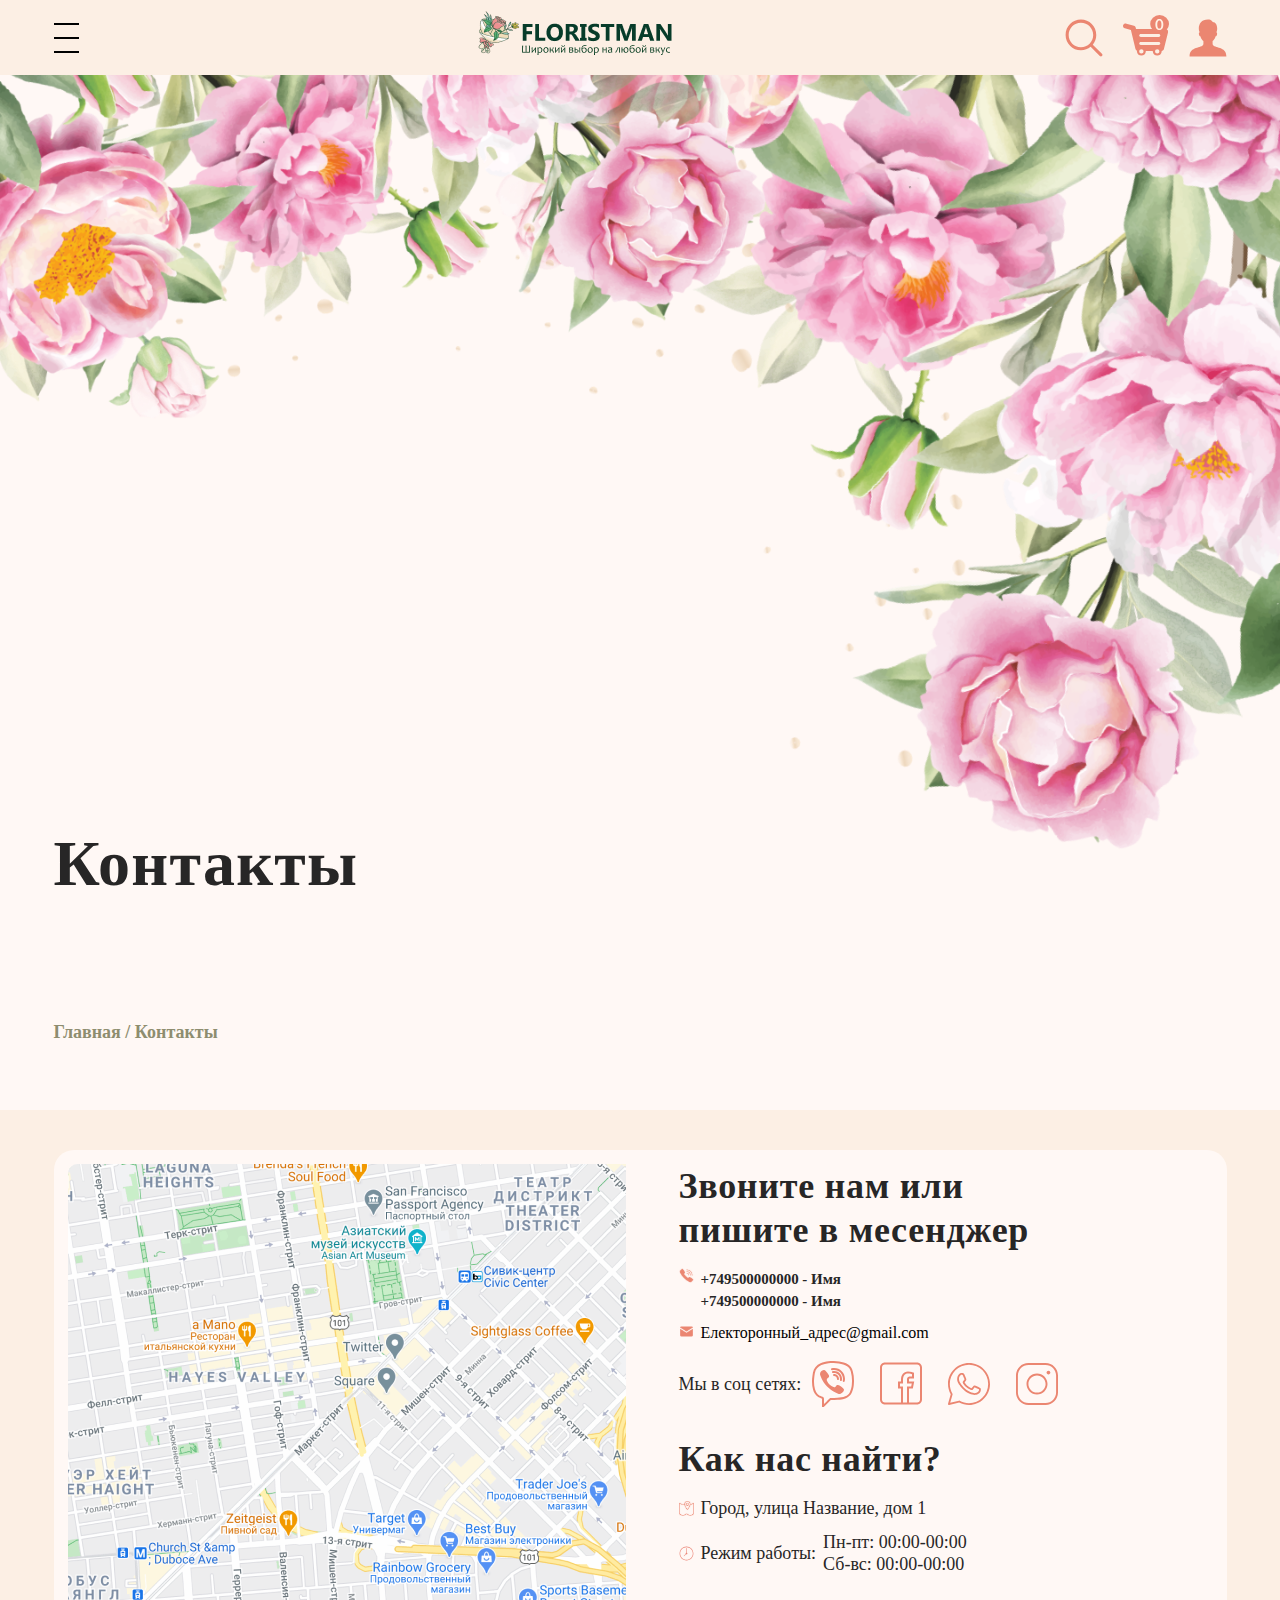
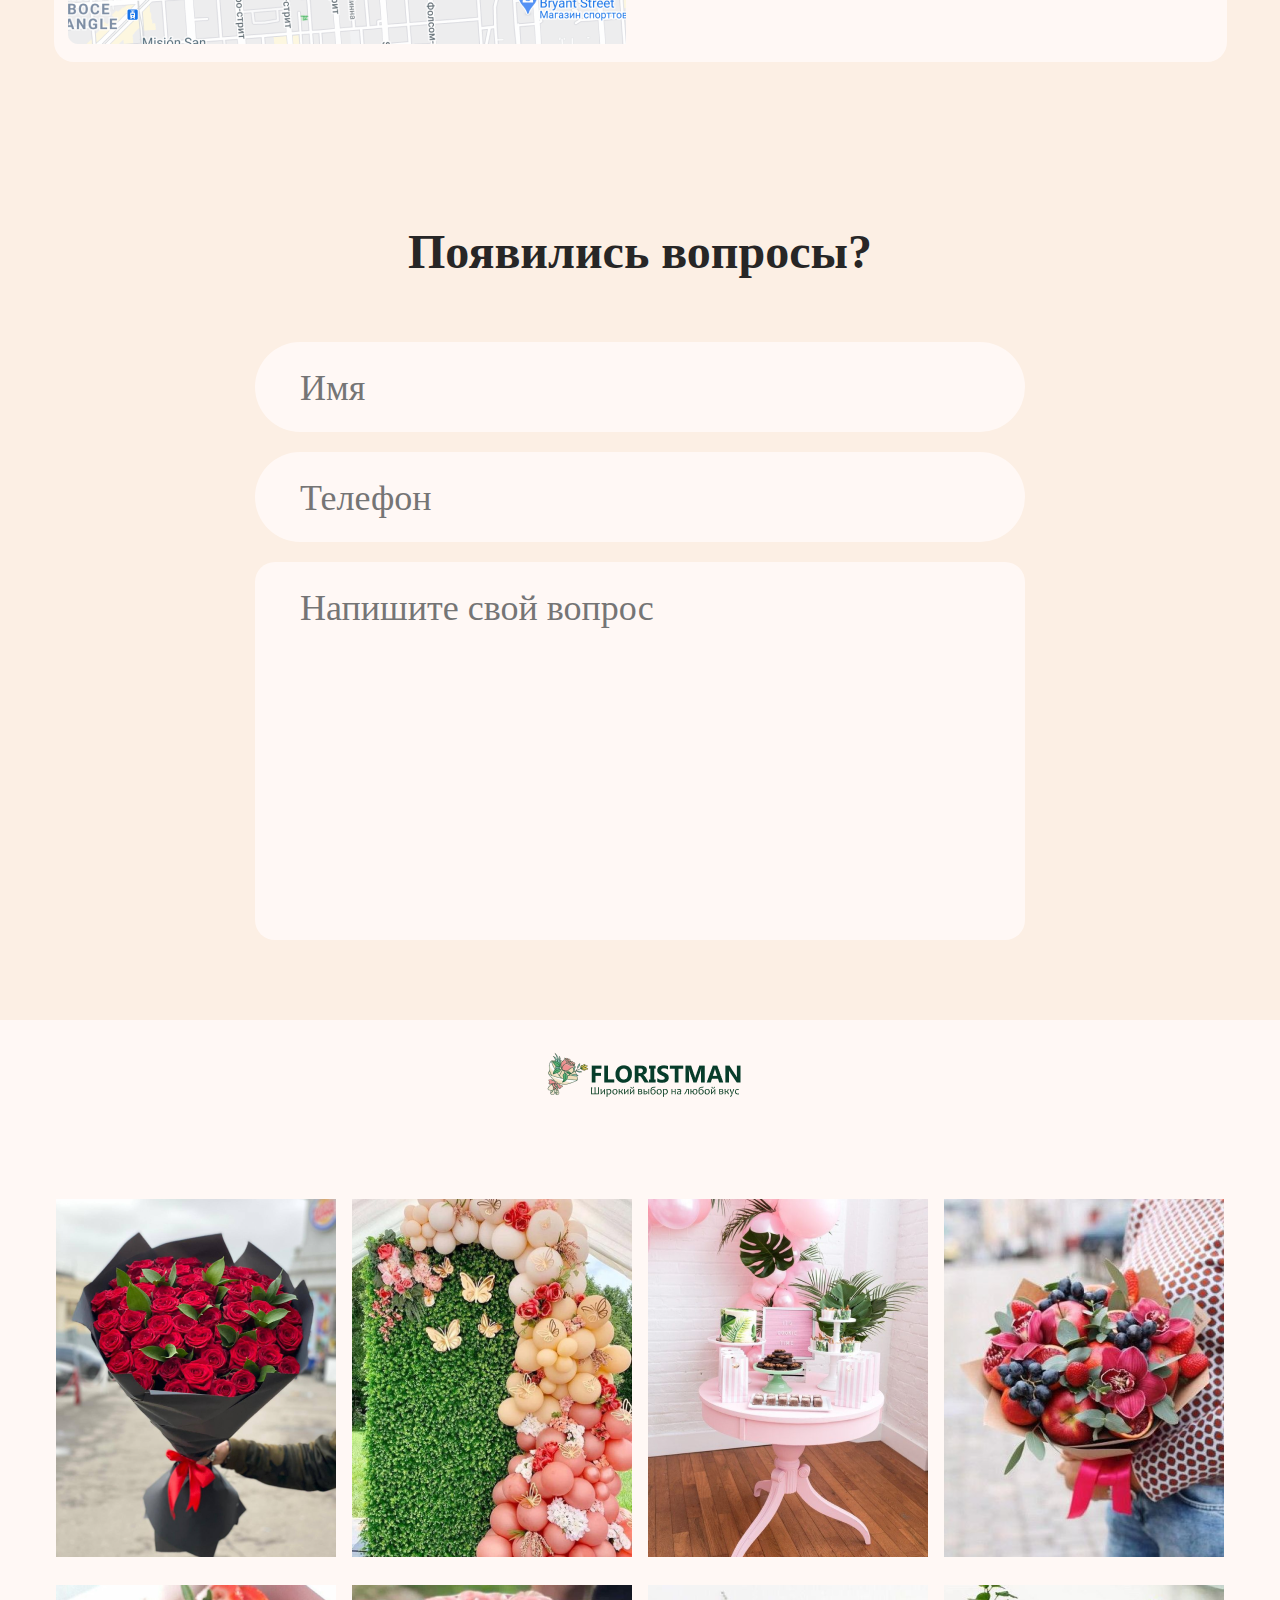
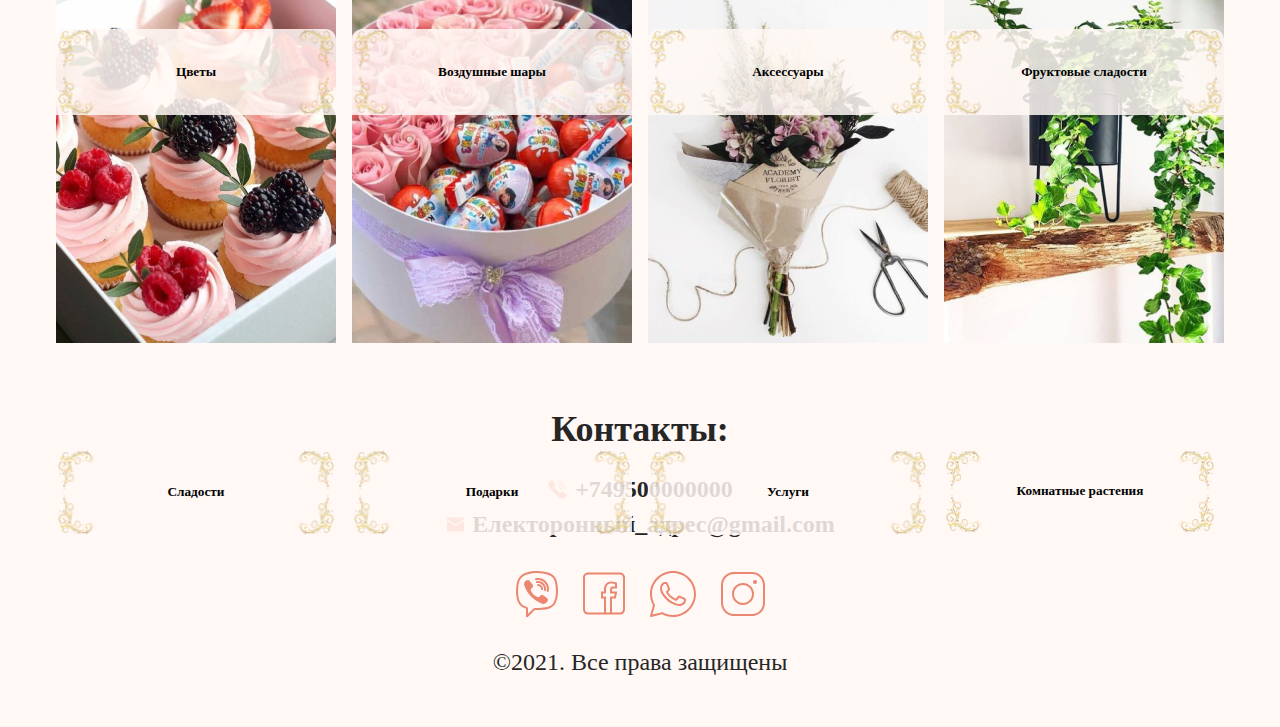
<file: pages/contacts/index.html>
<!DOCTYPE html>
<html lang="en">

<head>
    <meta charset="UTF-8">
    <meta http-equiv="X-UA-Compatible" content="IE=edge">
    <meta name="viewport" content="width=device-width, initial-scale=1.0">
    <link rel="stylesheet" href="style.css">
    <title>Document</title>
</head>

<body>
    <header class="header">
        <div class="container">
            <div class="nav">
                <div class="menu">
                    <span></span>
                    <span></span>
                    <span></span>
                </div>
                <div class="nav-logo">
                    <a href="../main/index.html"><img src="../../assets/img/header-logo.png" alt=""></a>
                </div>
                <div class="nav-right">
                    <img src="../../assets/img/search.svg" alt="">
                    <img src="../../assets/img/basket.svg" alt="">
                    <img src="../../assets/img/person.svg" alt="">
                </div>
            </div>
        </div>
    </header>
    <main class="main">
        <section class="first-section">
            <img src="../../assets/img/image.png" alt="">
            <div class="container">
                <div class="first__block">
                    <div class="first__block--top">
                        <h1>Контакты</h1>
                    </div>
                    <div class="first__block--bottom">
                        <p>Главная / Контакты</p>
                    </div>
                </div>
            </div>
        </section>
        <section class="location-section">
            <div class="container">
                <div class="location__block">
                    <div class="lb--left">
                        <img src="../../assets/img/map.png" alt="">
                    </div>
                    <div class="lb--right">
                        <h3>Звоните нам или пишите в месенджер</h3>
                        <div class="lb-number">
                            <img src="../../assets/img/phone.svg" alt="">
                            <div class="lbn">
                                <h5>+749500000000 - Имя</h5>
                                <h5>+749500000000 - Имя</h5>
                            </div>
                        </div>
                        <div class="lb-email">
                            <img src="../../assets/img/mail.svg" alt="">
                            <div class="lbm">Електоронный_адрес@gmail.com</div>
                        </div>
                        <div class="lb-media">
                            <h5>Мы в соц сетях:</h5>
                            <div class="lbm">
                                <img src="../../assets/img/call.svg" alt="">
                                <img src="../../assets/img/facebook.svg" alt="">
                                <img src="../../assets/img/whatsap.svg" alt="">
                                <img src="../../assets/img/insta.svg" alt="">
                            </div>
                        </div>
                        <div class="lb-find">
                            <h3>Как нас найти?</h3>
                            <div class="lbf-time">
                                <div class="lbft">
                                    <img src="../../assets/img/locaion.svg" alt="">
                                    <h5>Город, улица Название, дом 1</h5>
                                </div>
                                <div class="lbft">
                                    <img src="../../assets/img/watch.svg" alt="">
                                    <h5>Режим работы:</h5>
                                    <div class="insite">
                                        <h5>Пн-пт: 00:00-00:00</h5>
                                        <h5>Сб-вс: 00:00-00:00</h5>
                                    </div>
                                </div>
                            </div>
                        </div>
                    </div>
                </div>
            </div>
        </section>
        <section class="question-section">
            <div class="container">
                <div class="question__block">
                    <h1>Появились вопросы?</h1>
                    <form>
                        <input type="text" placeholder="Имя" class="data">
                        <input type="text" placeholder="Телефон" class="data">
                        <input type="text" placeholder="Напишите свой вопрос" class="info">
                    </form>
                </div>
            </div>
        </section>
    </main>
    <footer class="footer">
        <div class="container">
            <div class="footer__block">
                <div class="footer-logo">
                    <img src="../../assets/img/logo-footer.png" alt="">
                </div>
                <div class="footer__block--top">
                    <div class="fb__top">
                        <img src="../../assets/img/rose.png" alt="">
                        <div class="fb-top-1">
                            <img src="../../assets/img/footer-frame.png" alt="" class="footer-frame">
                            <h5>Цветы</h5>
                        </div>
                    </div>
                    <div class="fb__top">
                        <img src="../../assets/img/tree.png" alt="">
                        <div class="fb-top-1">
                            <img src="../../assets/img/footer-frame.png" alt="" class="footer-frame">
                            <h5>Воздушные шары</h5>
                        </div>
                    </div>
                    <div class="fb__top">
                        <img src="../../assets/img/things.png" alt="">
                        <div class="fb-top-1">
                            <img src="../../assets/img/footer-frame.png" alt="" class="footer-frame">
                            <h5>Аксессуары</h5>
                        </div>
                    </div>
                    <div class="fb__top">
                        <img src="../../assets/img/fruit.png" alt="">
                        <div class="fb-top-1">
                            <img src="../../assets/img/footer-frame.png" alt="" class="footer-frame">
                            <h5>Фруктовые сладости</h5>
                        </div>
                    </div>
                </div>
                <div class="footer__block--bottom">
                    <div class="fb__bottom">
                        <img src="../../assets/img/cookie.png" alt="">
                        <div class="fb-bot-1">
                            <img src="../../assets/img/footer-frame.png" alt="" class="footer-frame">
                            <h5>Сладости</h5>
                        </div>
                    </div>
                    <div class="fb__bottom">
                        <img src="../../assets/img/presents.png" alt="">
                        <div class="fb-bot-1">
                            <img src="../../assets/img/footer-frame.png" alt="" class="footer-frame">
                            <h5>Подарки</h5>
                        </div>
                    </div>
                    <div class="fb__bottom">
                        <img src="../../assets/img/services.png" alt="">
                        <div class="fb-bot-1">
                            <img src="../../assets/img/footer-frame.png" alt="" class="footer-frame">
                            <h5>Услуги</h5>
                        </div>
                    </div>
                    <div class="fb__bottom">
                        <img src="../../assets/img/crop.png" alt="">
                        <div class="fb-bot-1">
                            <img src="../../assets/img/footer-frame.png" alt="" class="footer-frame-1">
                            <h5>Комнатные растения</h5>
                        </div>
                    </div>
                </div>
                <h1>Контакты:</h1>
                <div class="fb-number">
                    <img src="../../assets/img/phone.svg" alt="">
                    <h5>+749500000000</h5>
                </div>
                <div class="fb-email">
                    <img src="../../assets/img/mail.svg" alt="">
                    <h5>Електоронный_адрес@gmail.com</h5>
                </div>
                <div class="fb-image">
                    <img src="../../assets/img/call.svg" alt="">
                    <img src="../../assets/img/facebook.svg" alt="">
                    <img src="../../assets/img/whatsap.svg" alt="">
                    <img src="../../assets/img/insta.svg" alt="">
                </div>
                <p>©2021. Все права защищены </p>
            </div>
        </div>
    </footer>
</body>

</html>
</file>
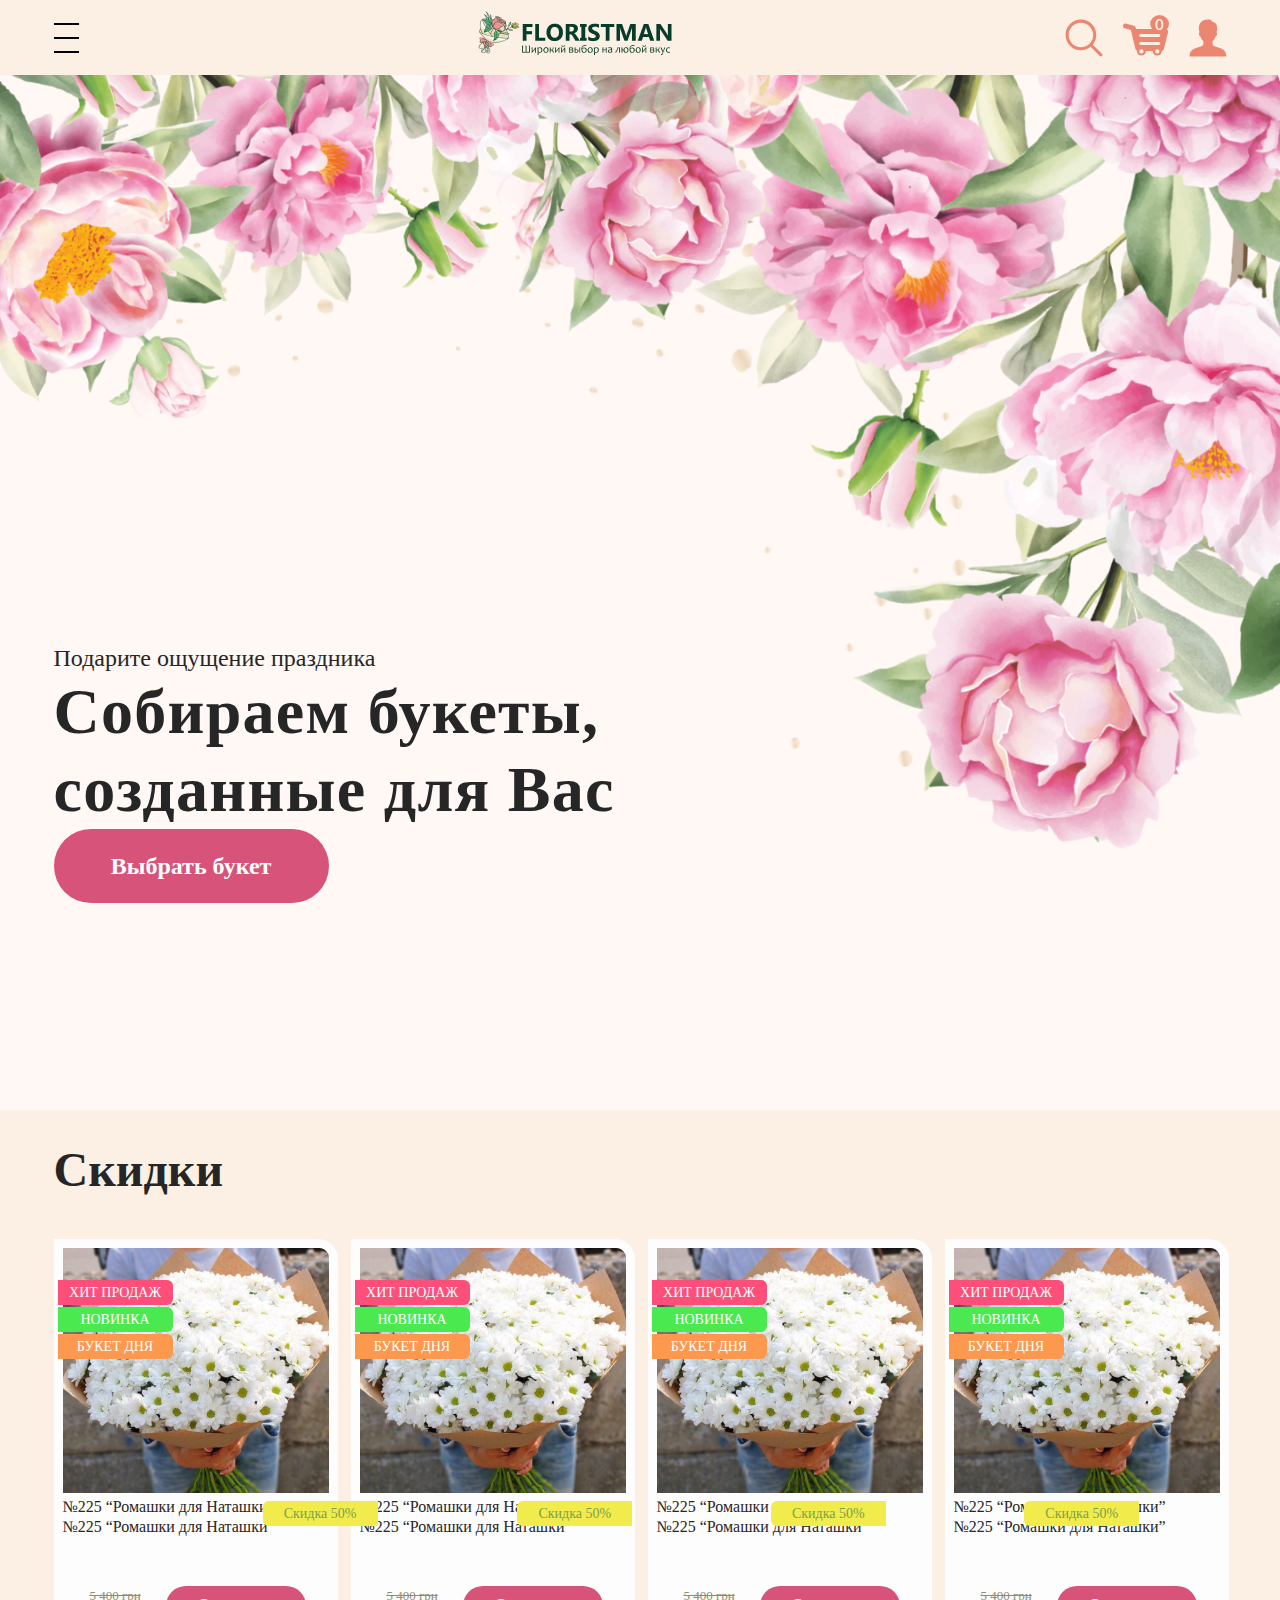
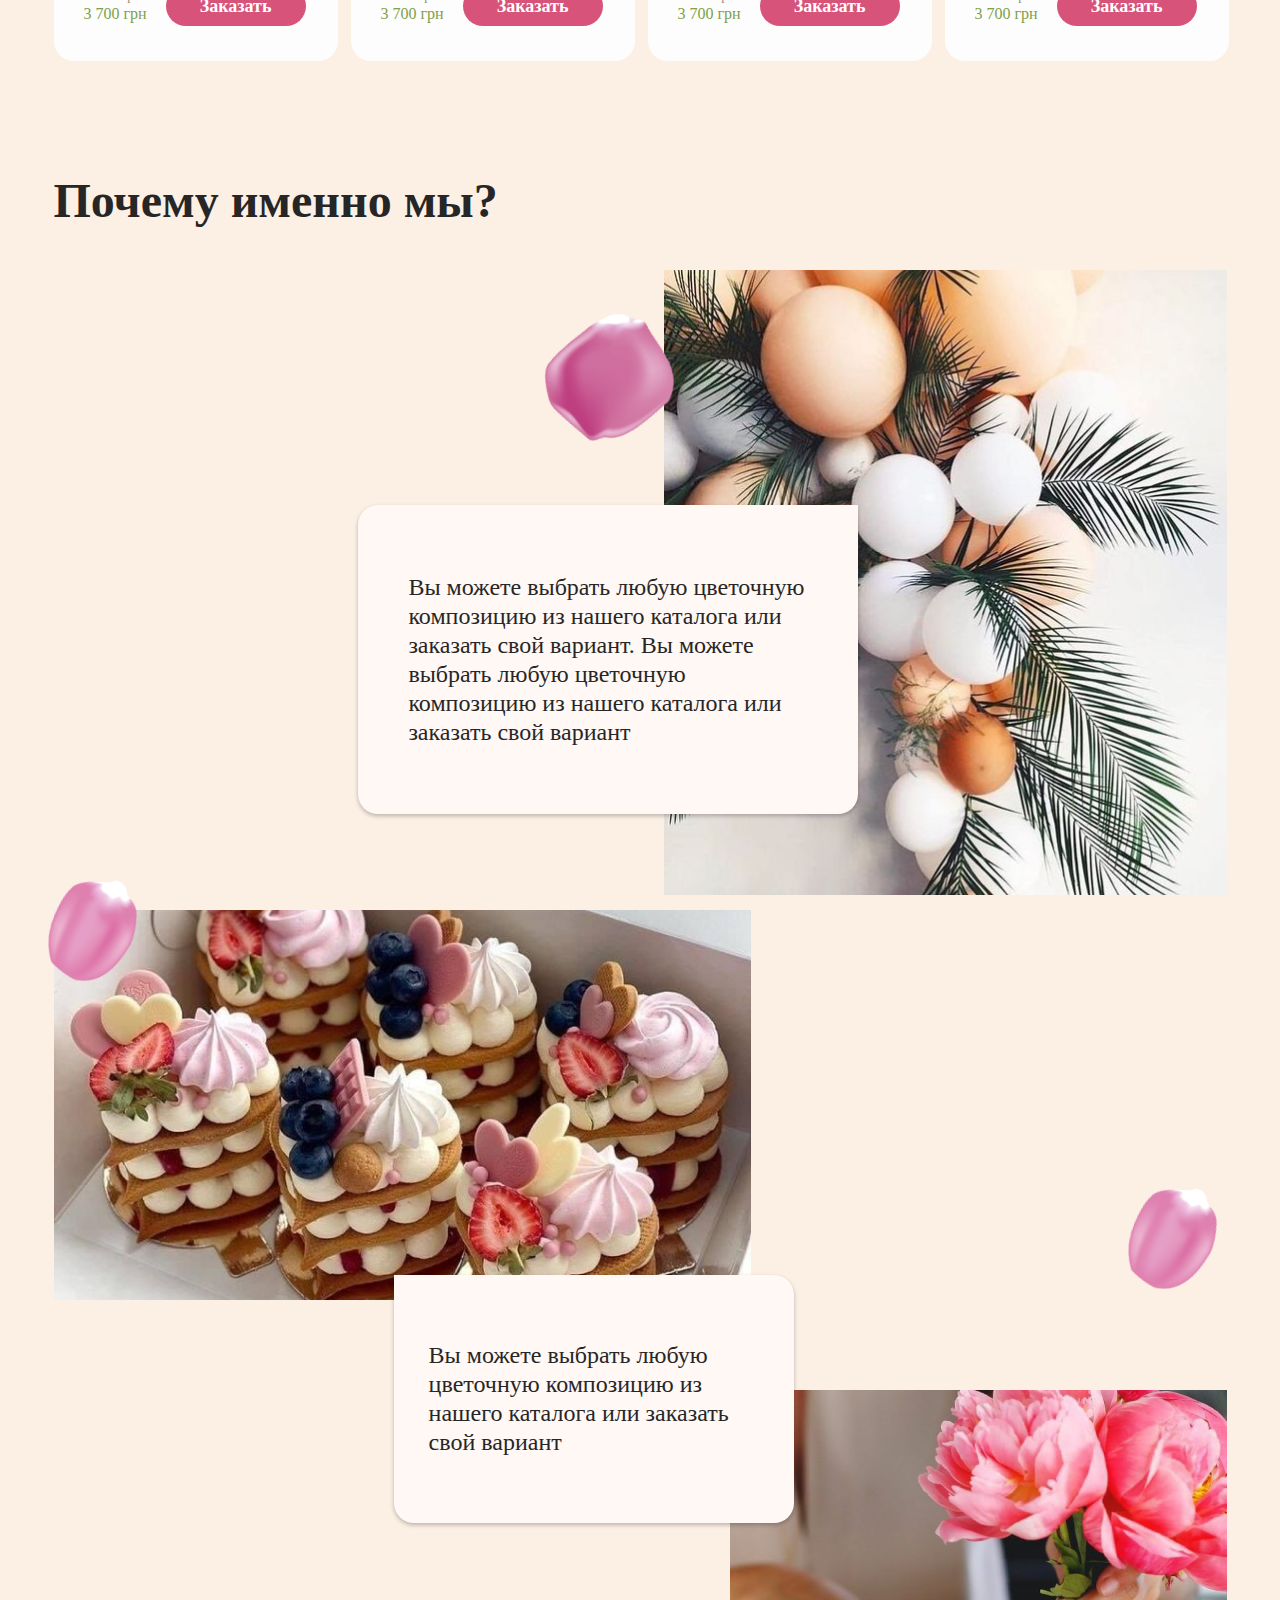
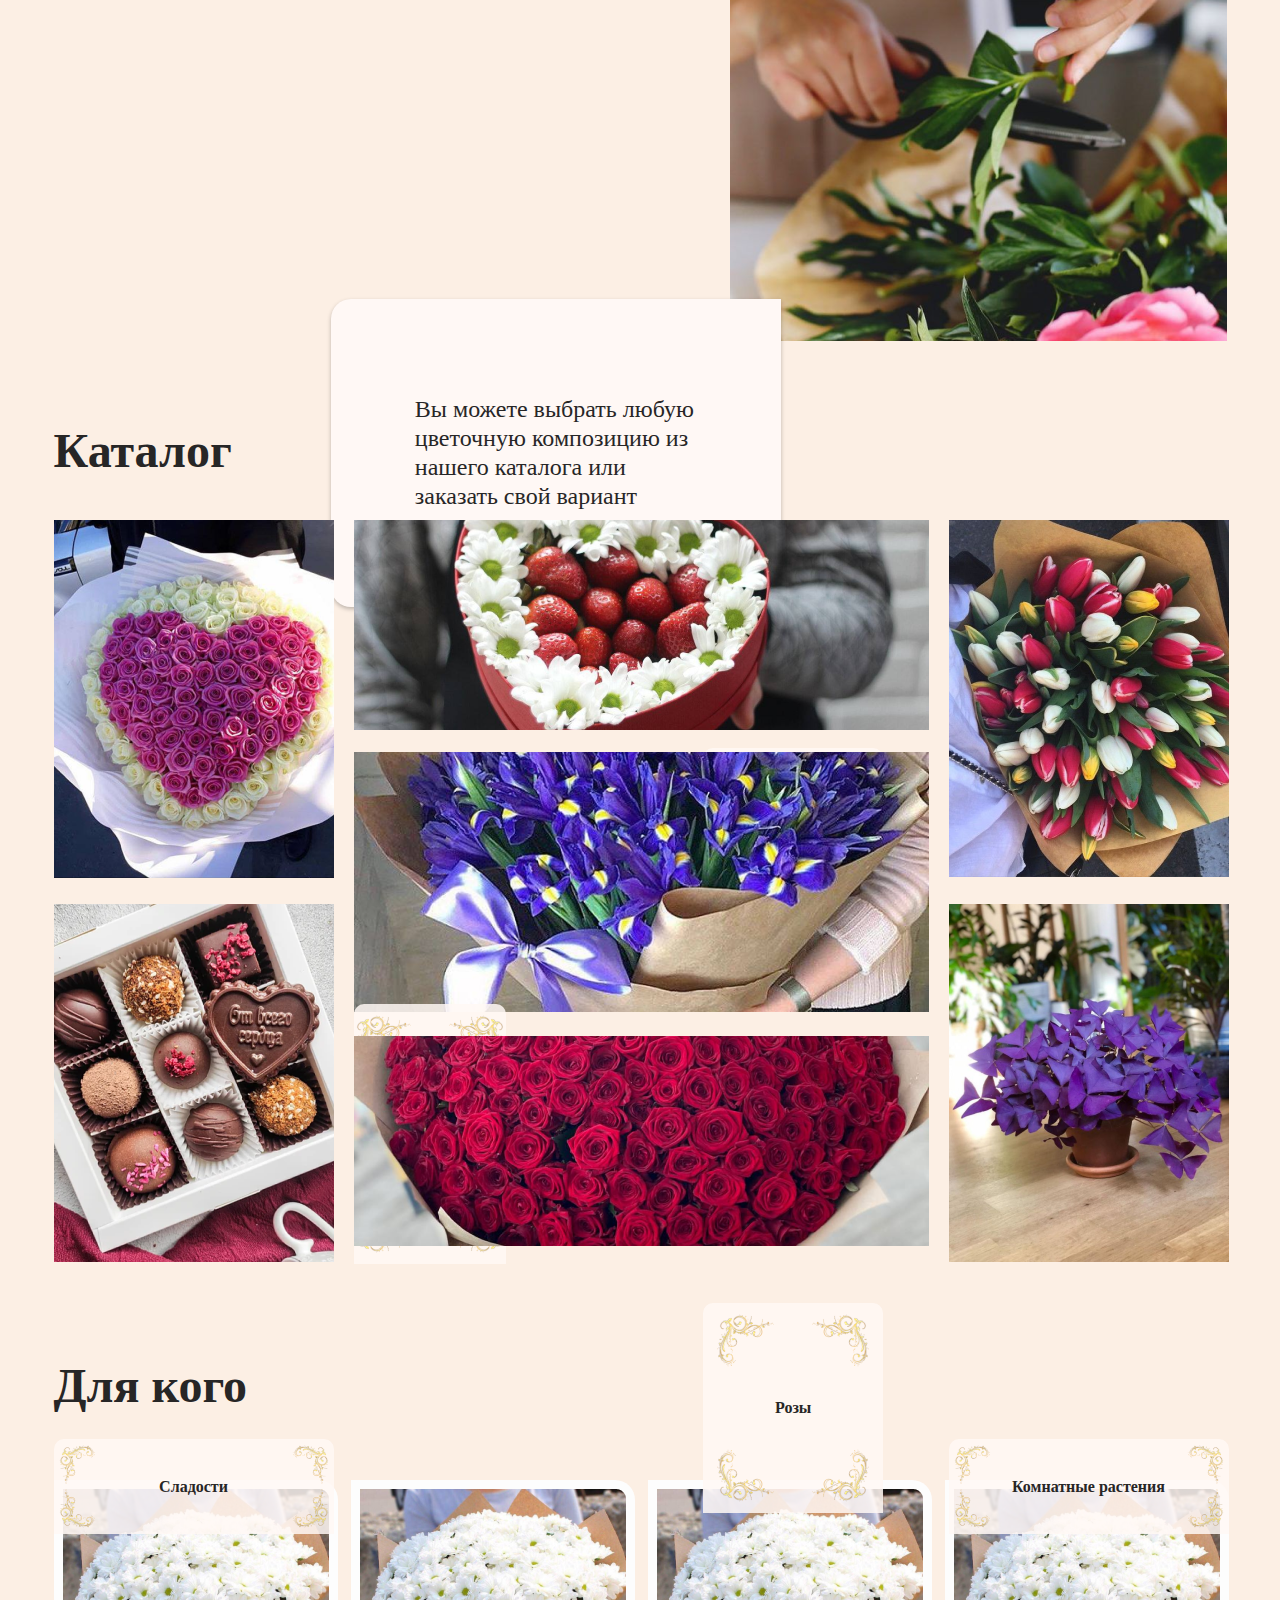
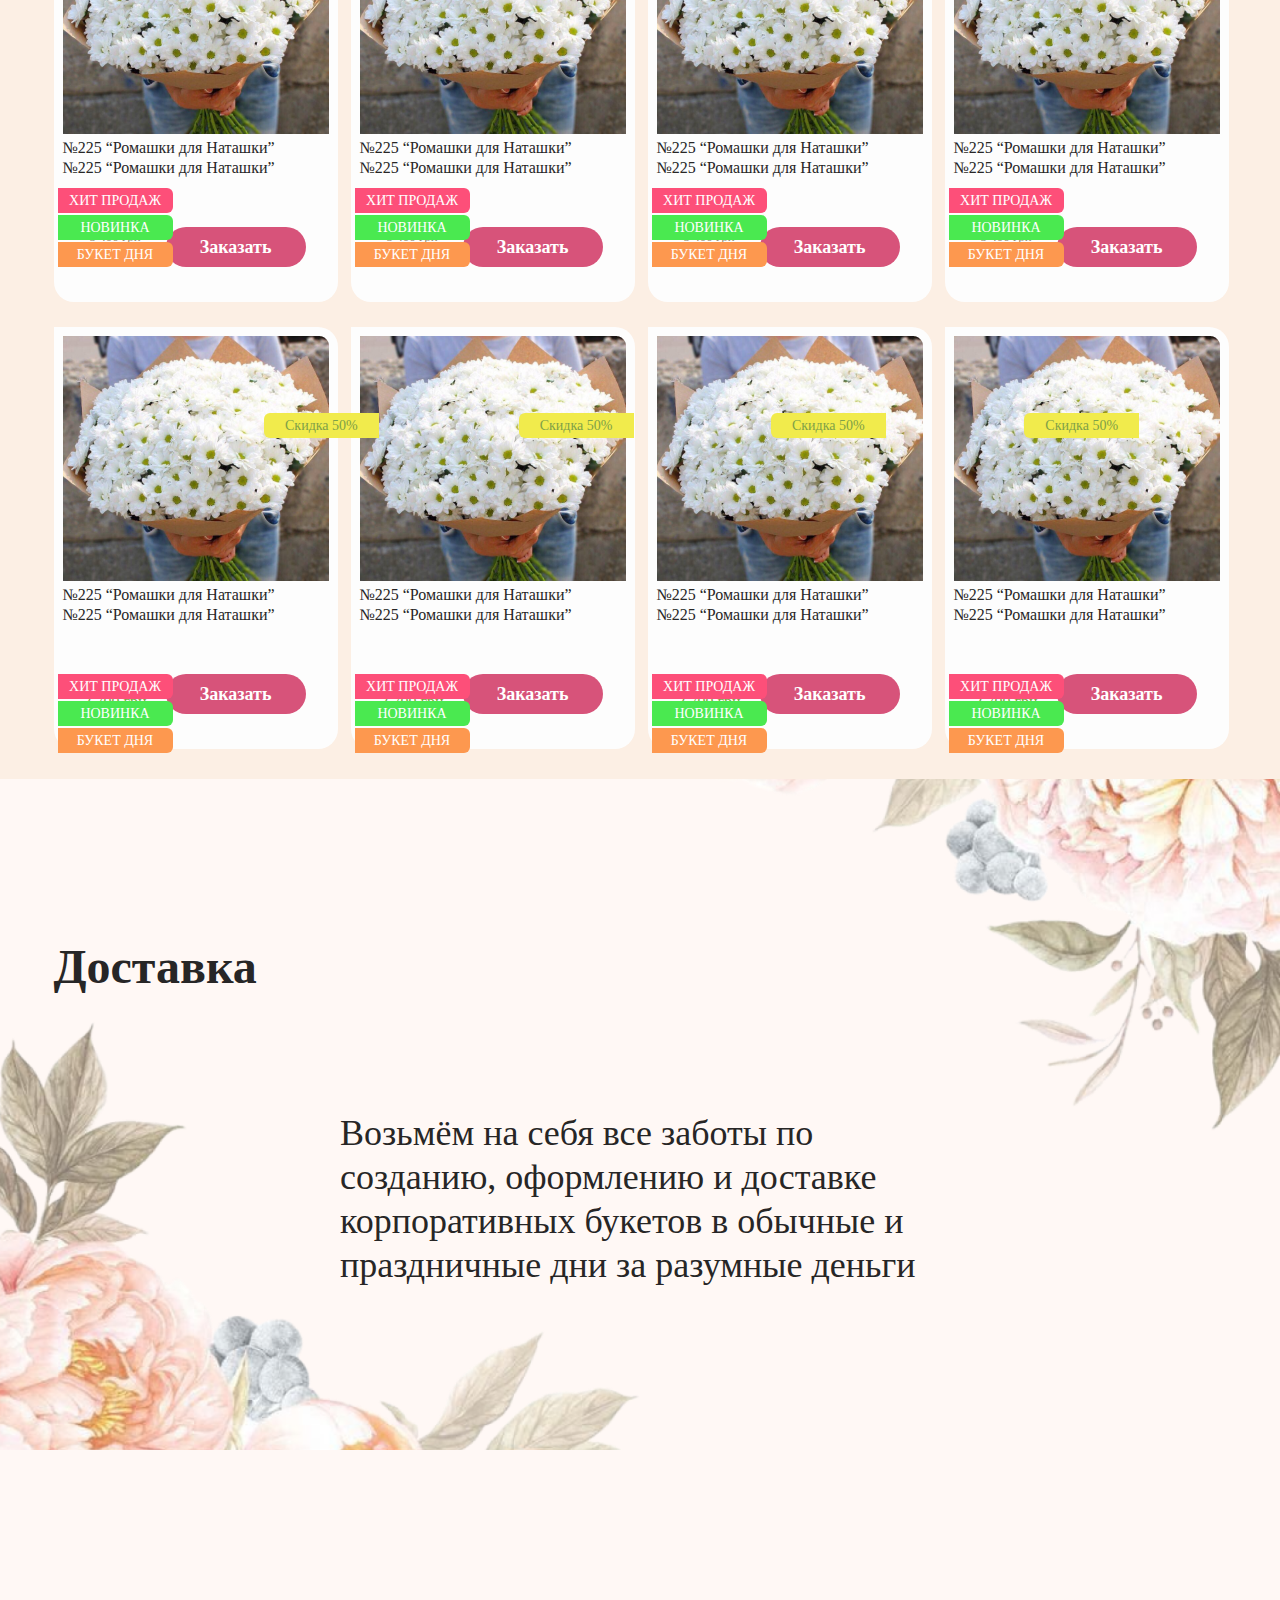
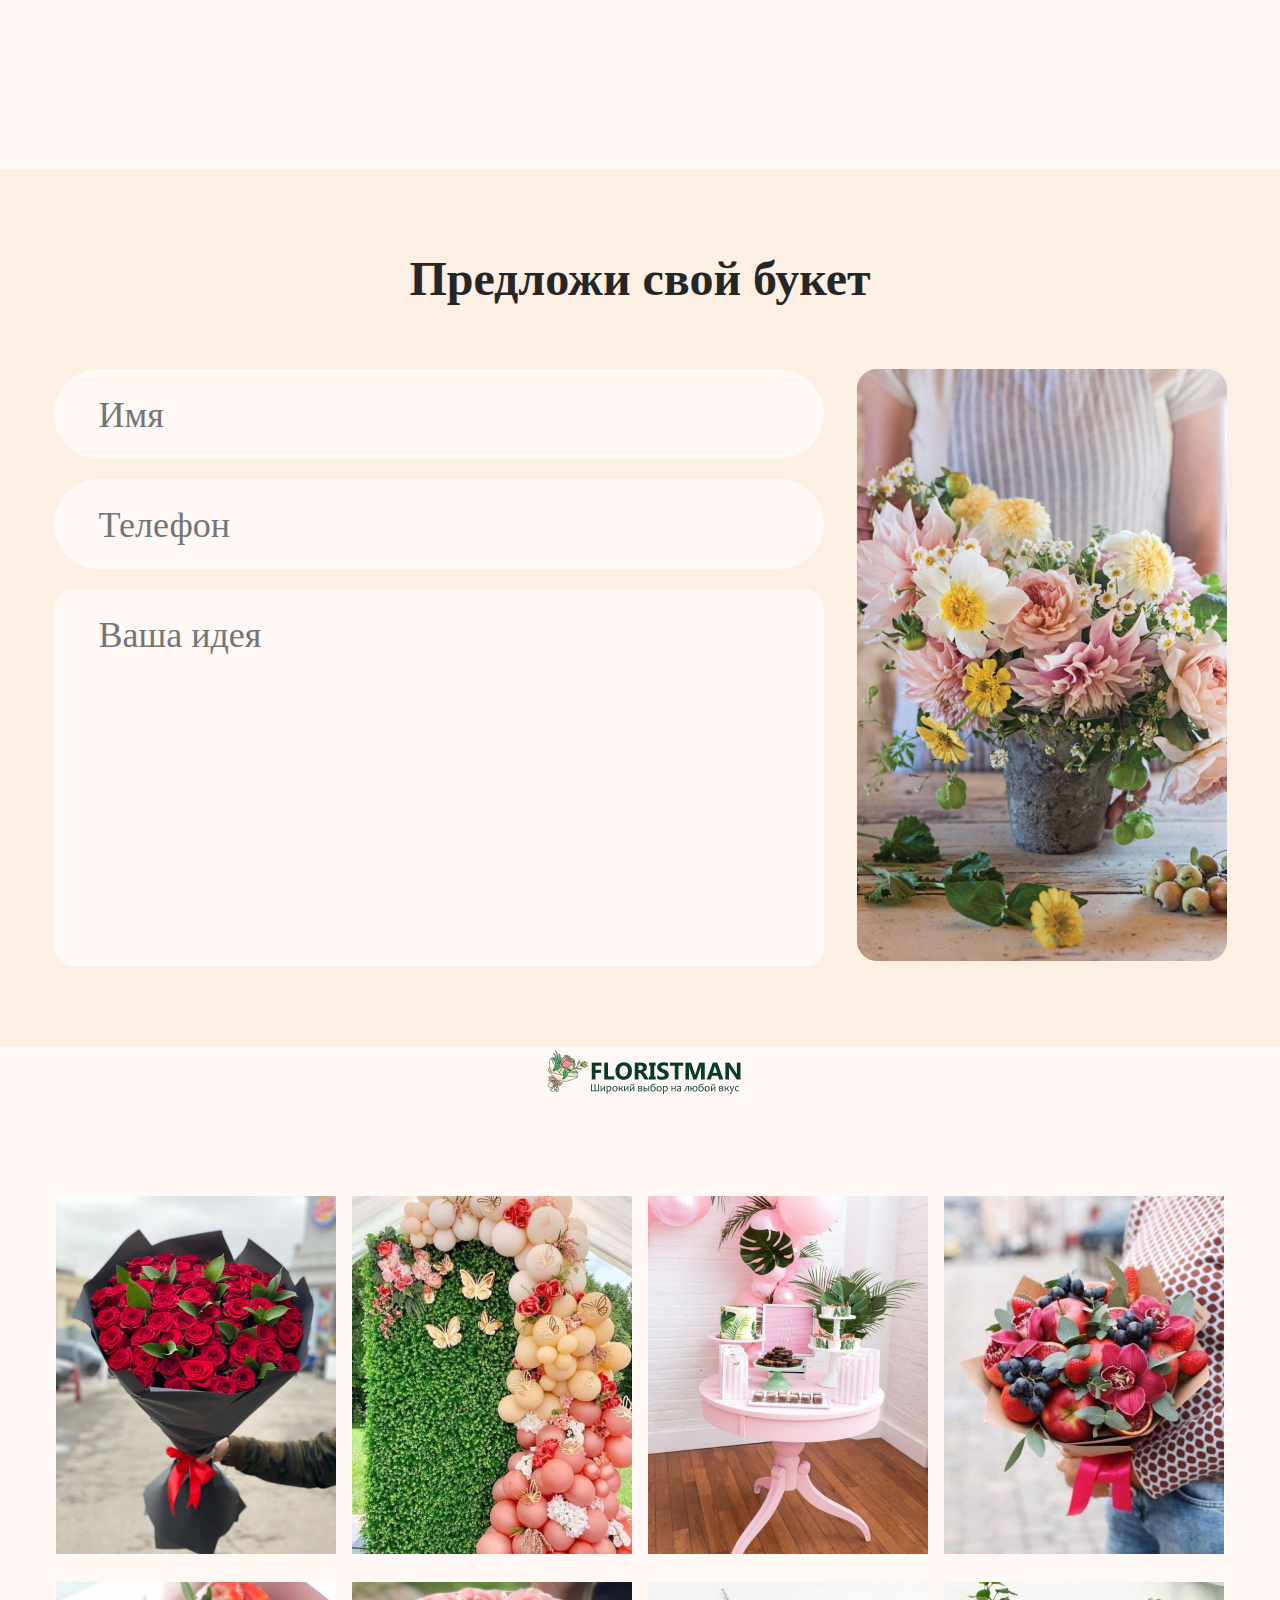
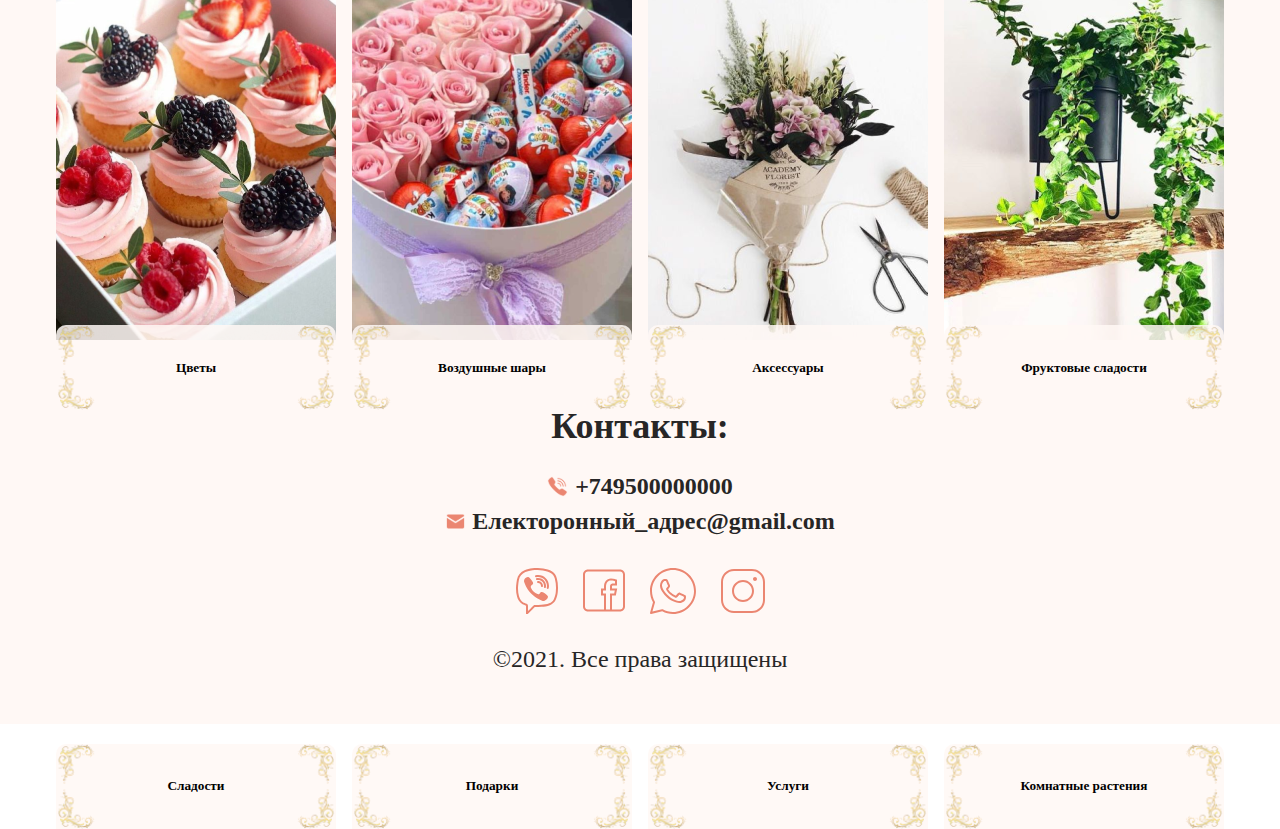
<file: pages/main/index.html>
<!DOCTYPE html>
<html lang="en">

<head>
    <meta charset="UTF-8">
    <meta http-equiv="X-UA-Compatible" content="IE=edge">
    <meta name="viewport" content="width=device-width, initial-scale=1.0">
    <link rel="stylesheet" href="style.css">
    <title>Document</title>
</head>

<body>
    <header class="header">
        <div class="container">
            <div class="nav">
                <div class="menu">
                    <span></span>
                    <span></span>
                    <span></span>
                </div>
                <div class="nav-logo">
                    <a href="../basket/index.html"><img src="../../assets/img/header-logo.png" alt=""></a>
                </div>
                <div class="nav-right">
                    <img src="../../assets/img/search.svg" alt="">
                    <img src="../../assets/img/basket.svg" alt="">
                    <img src="../../assets/img/person.svg" alt="">
                </div>
            </div>
        </div>
    </header>
    <main class="main">
        <section class="first-section">
            <img src="../../assets/img/image.png" alt="">
            <div class="container">
                <div class="first__block">
                    <div class="first__block--top">
                        <h6>Подарите ощущение праздника</h6>
                        <h1>Собираем букеты, созданные для Вас</h1>
                        <button>Выбрать букет</button>
                    </div>
                </div>
            </div>
        </section>
        <section class="content-section">
            <div class="container">
                <div class="sales__block">
                    <h1>Скидки</h1>
                    <div class="sales__block-cards">
                        <div class="card-1">
                            <img src="../../assets/img/card.png" alt="">
                            <div class="top-card">
                                <div class="tc-news">
                                    <h5 class="tc-pink">ХИТ ПРОДАЖ</h5>
                                    <h5 class="tc-green">НОВИНКА</h5>
                                    <h5 class="tc-orange">БУКЕТ ДНЯ</h5>
                                </div>
                                <div class="tc-news-2">
                                    <h5 class="tc-yellow">Скидка 50%</h5>
                                </div>
                            </div>
                            <h5 class="card-text">№225 “Ромашки для Наташки” </h5>
                            <h5 class="card-text">№225 “Ромашки для Наташки” </h5>
                            <div class="sb-card">
                                <div class="sbc-bottom">
                                    <h6>5 400 грн</h6>
                                    <h5>3 700 грн</h5>
                                </div>
                                <button>Заказать</button>
                            </div>
                        </div>
                        <div class="card-1">
                            <img src="../../assets/img/card.png" alt="">
                            <div class="top-card">
                                <div class="tc-news">
                                    <h5 class="tc-pink">ХИТ ПРОДАЖ</h5>
                                    <h5 class="tc-green">НОВИНКА</h5>
                                    <h5 class="tc-orange">БУКЕТ ДНЯ</h5>
                                </div>
                                <div class="tc-news-3">
                                    <h5 class="tc-yellow">Скидка 50%</h5>
                                </div>
                            </div>
                            <h5 class="card-text">№225 “Ромашки для Наташки” </h5>
                            <h5 class="card-text">№225 “Ромашки для Наташки” </h5>
                            <div class="sb-card">
                                <div class="sbc-bottom">
                                    <h6>5 400 грн</h6>
                                    <h5>3 700 грн</h5>
                                </div>
                                <button>Заказать</button>
                            </div>
                        </div>
                        <div class="card-1">
                            <img src="../../assets/img/card.png" alt="">
                            <div class="top-card">
                                <div class="tc-news">
                                    <h5 class="tc-pink">ХИТ ПРОДАЖ</h5>
                                    <h5 class="tc-green">НОВИНКА</h5>
                                    <h5 class="tc-orange">БУКЕТ ДНЯ</h5>
                                </div>
                                <div class="tc-news-4">
                                    <h class="tc-yellow">Скидка 50%</h>
                                </div>
                            </div>
                            <h5 class="card-text">№225 “Ромашки для Наташки” </h5>
                            <h5 class="card-text">№225 “Ромашки для Наташки” </h5>
                            <div class="sb-card">
                                <div class="sbc-bottom">
                                    <h6>5 400 грн</h6>
                                    <h5>3 700 грн</h5>
                                </div>
                                <button>Заказать</button>
                            </div>
                        </div>
                        <div class="card-1">
                            <img src="../../assets/img/card.png" alt="">
                            <div class="top-card">
                                <div class="tc-news">
                                    <h5 class="tc-pink">ХИТ ПРОДАЖ</h5>
                                    <h5 class="tc-green">НОВИНКА</h5>
                                    <h5 class="tc-orange">БУКЕТ ДНЯ</h5>
                                </div>
                                <div class="tc-news-5">
                                    <h class="tc-yellow">Скидка 50%</h>
                                </div>
                            </div>
                            <h5 class="card-text">№225 “Ромашки для Наташки” </h5>
                            <h5 class="card-text">№225 “Ромашки для Наташки” </h5>
                            <div class="sb-card">
                                <div class="sbc-bottom">
                                    <h6>5 400 грн</h6>
                                    <h5>3 700 грн</h5>
                                </div>
                                <button>Заказать</button>
                            </div>
                        </div>
                    </div>
                </div>
            </div>
        </section>
        <section class="info-section">
            <div class="container">
                <div class="info__block">
                    <h1>Почему именно мы?</h1>
                    <div class="info__block-cards">
                        <div class="ib-card">
                            <div class="ibc-card-1">
                                <img src="../../assets/img/leaf-1.png" alt="">
                                <div class="data-card">
                                    <h4>Вы можете выбрать любую цветочную композицию из нашего каталога или заказать
                                        свой вариант. Вы можете выбрать любую цветочную композицию из нашего каталога
                                        или заказать свой вариант</h4>
                                </div>
                            </div>
                            <img src="../../assets/img/baloon.png" alt="">
                        </div>
                        <img class="image" src="../../assets/img/leaf-2.png" alt="">
                        <div class="ib-card-2">
                            <img src="../../assets/img/sweet.png" alt="">
                            <div class="data-card-2">
                                <h4>Вы можете выбрать любую цветочную композицию из нашего каталога или заказать свой
                                    вариант</h4>
                            </div>
                            <img src="../../assets/img/leaf-2.png" alt="" class="leaf">
                        </div>
                        <div class="ib-card-3">
                            <div class="data-card-3">
                                <h4>Вы можете выбрать любую цветочную композицию из нашего каталога или заказать свой
                                    вариант</h4>
                            </div>
                            <img src="../../assets/img/flowers.png" alt="">
                        </div>
                    </div>
                </div>
            </div>
        </section>
        <section class="catalog-section">
            <div class="container">
                <div class="catalog__block">
                    <h1>Каталог</h1>
                    <img class="half-leaf" src="../../assets/img/half-leaf.png" alt="">
                    <div class="catalog__block--top">
                        <div class="cb-cards-1">
                            <img src="../../assets/img/flower-1.png" alt="">
                            <div class="cbc-info-1">
                                <img class="frame-1" src="../../assets/img/border.png" alt="">
                                <h5>Для кого</h5>
                            </div>
                        </div>
                        <div class="cb-cards-2">
                            <img src="../../assets/img/fl-2.png" alt="">
                            <div class="cbc-info-2">
                                <img class="frame-2" src="../../assets/img/frame.png" alt="">
                                <h5>Подарки</h5>
                            </div>
                        </div>
                        <div class="cb-cards-3">
                            <img src="../../assets/img/flo-3.png" alt="">
                            <div class="cbc-info-3">
                                <img class="frame-3" src="../../assets/img/border.png" alt="">
                                <h5>Праздничная коллекция</h5>
                            </div>
                        </div>
                        <div class="cb-cards-4">
                            <img src="../../assets/img/flo-4.png" alt="">
                            <div class="cbc-info-4">
                                <img class="frame-4" src="../../assets/img/border.png" alt="">
                                <h5>Сладости</h5>
                            </div>
                        </div>
                        <div class="cb-cards-5">
                            <img src="../../assets/img/flo-5.png" alt="">
                            <div class="cbc-info-5">
                                <img class="frame-5" src="../../assets/img/frame-2.png" alt="">
                                <h5>Букеты</h5>
                            </div>
                        </div>
                        <div class="cb-cards-6">
                            <img src="../../assets/img/flo-6.png" alt="">
                            <div class="cbc-info-6">
                                <img class="frame-6" src="../../assets/img/frame.png" alt="">
                                <h5>Розы</h5>
                            </div>
                        </div>
                        <div class="cb-cards-7">
                            <img src="../../assets/img/flo-7.png" alt="">
                            <div class="cbc-info-7">
                                <img class="frame-1" src="../../assets/img/border.png" alt="">
                                <h5>Комнатные растения</h5>
                            </div>
                        </div>
                    </div>
                </div>
            </div>
        </section>
        <section class="content-section">
            <div class="container">
                <div class="sales__block-1">
                    <h1>Для кого</h1>
                    <div class="sales__block-cards">
                        <div class="card-1">
                            <img src="../../assets/img/card.png" alt="">
                            <div class="top-card">
                                <div class="tcn-news-one">
                                    <h5 class="tcn-pink">ХИТ ПРОДАЖ</h5>
                                    <h5 class="tcn-green">НОВИНКА</h5>
                                    <h5 class="tcn-orange">БУКЕТ ДНЯ</h5>
                                </div>
                                <div class="tc-news-two">
                                    <h5 class="tcn-yellow">Скидка 50%</h5>
                                </div>
                            </div>
                            <h5 class="card-text">№225 “Ромашки для Наташки” </h5>
                            <h5 class="card-text">№225 “Ромашки для Наташки” </h5>
                            <div class="sb-card">
                                <div class="sbc-bottom">
                                    <h6>5 400 грн</h6>
                                    <h5>3 700 грн</h5>
                                </div>
                                <button>Заказать</button>
                            </div>
                        </div>
                        <div class="card-1">
                            <img src="../../assets/img/card.png" alt="">
                            <div class="top-card">
                                <div class="tcn-news-one">
                                    <h5 class="tcn-pink">ХИТ ПРОДАЖ</h5>
                                    <h5 class="tcn-green">НОВИНКА</h5>
                                    <h5 class="tcn-orange">БУКЕТ ДНЯ</h5>
                                </div>
                                <div class="tc-news-three">
                                    <h5 class="tcn-yellow">Скидка 50%</h5>
                                </div>
                            </div>
                            <h5 class="card-text">№225 “Ромашки для Наташки” </h5>
                            <h5 class="card-text">№225 “Ромашки для Наташки” </h5>
                            <div class="sb-card">
                                <div class="sbc-bottom">
                                    <h6>5 400 грн</h6>
                                    <h5>3 700 грн</h5>
                                </div>
                                <button>Заказать</button>
                            </div>
                        </div>
                        <div class="card-1">
                            <img src="../../assets/img/card.png" alt="">
                            <div class="top-card">
                                <div class="tcn-news-one">
                                    <h5 class="tcn-pink">ХИТ ПРОДАЖ</h5>
                                    <h5 class="tcn-green">НОВИНКА</h5>
                                    <h5 class="tcn-orange">БУКЕТ ДНЯ</h5>
                                </div>
                                <div class="tc-news-four">
                                    <h class="tcn-yellow">Скидка 50%</h>
                                </div>
                            </div>
                            <h5 class="card-text">№225 “Ромашки для Наташки” </h5>
                            <h5 class="card-text">№225 “Ромашки для Наташки” </h5>
                            <div class="sb-card">
                                <div class="sbc-bottom">
                                    <h6>5 400 грн</h6>
                                    <h5>3 700 грн</h5>
                                </div>
                                <button>Заказать</button>
                            </div>
                        </div>
                        <div class="card-1">
                            <img src="../../assets/img/card.png" alt="">
                            <div class="top-card">
                                <div class="tcn-news-one">
                                    <h5 class="tcn-pink">ХИТ ПРОДАЖ</h5>
                                    <h5 class="tcn-green">НОВИНКА</h5>
                                    <h5 class="tcn-orange">БУКЕТ ДНЯ</h5>
                                </div>
                                <div class="tc-news-five">
                                    <h class="tcn-yellow">Скидка 50%</h>
                                </div>
                            </div>
                            <h5 class="card-text">№225 “Ромашки для Наташки” </h5>
                            <h5 class="card-text">№225 “Ромашки для Наташки” </h5>
                            <div class="sb-card">
                                <div class="sbc-bottom">
                                    <h6>5 400 грн</h6>
                                    <h5>3 700 грн</h5>
                                </div>
                                <button>Заказать</button>
                            </div>
                        </div>
                    </div>
                    <div class="sales__block-cards">
                        <div class="card-1">
                            <img src="../../assets/img/card.png" alt="">
                            <div class="top-card">
                                <div class="tcno-news-one">
                                    <h5 class="tcno-pink">ХИТ ПРОДАЖ</h5>
                                    <h5 class="tcno-green">НОВИНКА</h5>
                                    <h5 class="tcno-orange">БУКЕТ ДНЯ</h5>
                                </div>
                                <div class="tco-news-two">
                                    <h5 class="tcno-yellow">Скидка 50%</h5>
                                </div>
                            </div>
                            <h5 class="card-text">№225 “Ромашки для Наташки” </h5>
                            <h5 class="card-text">№225 “Ромашки для Наташки” </h5>
                            <div class="sb-card">
                                <div class="sbc-bottom">
                                    <h6>5 400 грн</h6>
                                    <h5>3 700 грн</h5>
                                </div>
                                <button>Заказать</button>
                            </div>
                        </div>
                        <div class="card-1">
                            <img src="../../assets/img/card.png" alt="">
                            <div class="top-card">
                                <div class="tcno-news-one">
                                    <h5 class="tcno-pink">ХИТ ПРОДАЖ</h5>
                                    <h5 class="tcno-green">НОВИНКА</h5>
                                    <h5 class="tcno-orange">БУКЕТ ДНЯ</h5>
                                </div>
                                <div class="tco-news-three">
                                    <h5 class="tcno-yellow">Скидка 50%</h5>
                                </div>
                            </div>
                            <h5 class="card-text">№225 “Ромашки для Наташки” </h5>
                            <h5 class="card-text">№225 “Ромашки для Наташки” </h5>
                            <div class="sb-card">
                                <div class="sbc-bottom">
                                    <h6>5 400 грн</h6>
                                    <h5>3 700 грн</h5>
                                </div>
                                <button>Заказать</button>
                            </div>
                        </div>
                        <div class="card-1">
                            <img src="../../assets/img/card.png" alt="">
                            <div class="top-card">
                                <div class="tcno-news-one">
                                    <h5 class="tcno-pink">ХИТ ПРОДАЖ</h5>
                                    <h5 class="tcno-green">НОВИНКА</h5>
                                    <h5 class="tcno-orange">БУКЕТ ДНЯ</h5>
                                </div>
                                <div class="tco-news-four">
                                    <h class="tcno-yellow">Скидка 50%</h>
                                </div>
                            </div>
                            <h5 class="card-text">№225 “Ромашки для Наташки” </h5>
                            <h5 class="card-text">№225 “Ромашки для Наташки” </h5>
                            <div class="sb-card">
                                <div class="sbc-bottom">
                                    <h6>5 400 грн</h6>
                                    <h5>3 700 грн</h5>
                                </div>
                                <button>Заказать</button>
                            </div>
                        </div>
                        <div class="card-1">
                            <img src="../../assets/img/card.png" alt="">
                            <div class="top-card">
                                <div class="tcno-news-one">
                                    <h5 class="tcno-pink">ХИТ ПРОДАЖ</h5>
                                    <h5 class="tcno-green">НОВИНКА</h5>
                                    <h5 class="tcno-orange">БУКЕТ ДНЯ</h5>
                                </div>
                                <div class="tco-news-five">
                                    <h class="tcno-yellow">Скидка 50%</h>
                                </div>
                            </div>
                            <h5 class="card-text">№225 “Ромашки для Наташки” </h5>
                            <h5 class="card-text">№225 “Ромашки для Наташки” </h5>
                            <div class="sb-card">
                                <div class="sbc-bottom">
                                    <h6>5 400 грн</h6>
                                    <h5>3 700 грн</h5>
                                </div>
                                <button>Заказать</button>
                            </div>
                        </div>
                    </div>
                </div>
        </section>
        <section class="service-section">
            <img src="../../assets/img/service-bg.png" alt="">
            <div class="container">
                <div class="service__block">
                    <h1>Доставка</h1>
                    <div class="sb-center">
                        <h5>Возьмём на себя все заботы по созданию, оформлению и доставке корпоративных букетов в
                            обычные и праздничные дни за разумные деньги</h5>
                    </div>
                </div>
            </div>
        </section>
        <section class="request-section">
            <div class="container">
                <h1>Предложи свой букет</h1>
                <div class="request__block">
                    <div class="rb-left">
                        <form>
                            <input class="rb-1" type="text" placeholder="Имя">
                            <input class="rb-2" type="text" placeholder="Телефон">
                            <input class="rb-3" type="text" placeholder="Ваша идея">
                        </form>
                    </div>
                    <div class="rb-right">
                        <img src="../../assets/img/request img.png" alt="">
                    </div>
                </div>
            </div>
        </section>
    </main>
    <footer class="footer">
        <div class="container">
            <div class="footer__block">
                <div class="footer-logo">
                    <img src="../../assets/img/logo-footer.png" alt="">
                </div>
                <div class="footer__block--top">
                    <div class="fb__top">
                        <img src="../../assets/img/rose.png" alt="">
                        <div class="fb-top-1">
                            <img src="../../assets/img/footer-frame.png" alt="" class="footer-frame">
                            <h5>Цветы</h5>
                        </div>
                    </div>
                    <div class="fb__top">
                        <img src="../../assets/img/tree.png" alt="">
                        <div class="fb-top-1">
                            <img src="../../assets/img/footer-frame.png" alt="" class="footer-frame">
                            <h5>Воздушные шары</h5>
                        </div>
                    </div>
                    <div class="fb__top">
                        <img src="../../assets/img/things.png" alt="">
                        <div class="fb-top-1">
                            <img src="../../assets/img/footer-frame.png" alt="" class="footer-frame">
                            <h5>Аксессуары</h5>
                        </div>
                    </div>
                    <div class="fb__top">
                        <img src="../../assets/img/fruit.png" alt="">
                        <div class="fb-top-1">
                            <img src="../../assets/img/footer-frame.png" alt="" class="footer-frame">
                            <h5>Фруктовые сладости</h5>
                        </div>
                    </div>
                </div>
                <div class="footer__block--bottom">
                    <div class="fb__bottom">
                        <img src="../../assets/img/cookie.png" alt="">
                        <div class="fb-bot-1">
                            <img src="../../assets/img/footer-frame.png" alt="" class="footer-frame">
                            <h5>Сладости</h5>
                        </div>
                    </div>
                    <div class="fb__bottom">
                        <img src="../../assets/img/presents.png" alt="">
                        <div class="fb-bot-1">
                            <img src="../../assets/img/footer-frame.png" alt="" class="footer-frame">
                            <h5>Подарки</h5>
                        </div>
                    </div>
                    <div class="fb__bottom">
                        <img src="../../assets/img/services.png" alt="">
                        <div class="fb-bot-1">
                            <img src="../../assets/img/footer-frame.png" alt="" class="footer-frame">
                            <h5>Услуги</h5>
                        </div>
                    </div>
                    <div class="fb__bottom">
                        <img src="../../assets/img/crop.png" alt="">
                        <div class="fb-bot-1">
                            <img src="../../assets/img/footer-frame.png" alt="" class="footer-frame">
                            <h5>Комнатные растения</h5>
                        </div>
                    </div>
                </div>
                <h1>Контакты:</h1>
                <div class="fb-number">
                    <img src="../../assets/img/phone.svg" alt="">
                    <h5>+749500000000</h5>
                </div>
                <div class="fb-email">
                    <img src="../../assets/img/mail.svg" alt="">
                    <h5>Електоронный_адрес@gmail.com</h5>
                </div>
                <div class="fb-image">
                    <img src="../../assets/img/call.svg" alt="">
                    <img src="../../assets/img/facebook.svg" alt="">
                    <img src="../../assets/img/whatsap.svg" alt="">
                    <img src="../../assets/img/insta.svg" alt="">
                </div>
                <p>©2021. Все права защищены </p>
            </div>
        </div>
    </footer>
</body>

</html>
</file>
<file: pages/basket/style.css>
* {
    margin: 0;
    padding: 0;
    box-sizing: border-box;
}

.container {
    max-width: 1173px;
    width: 100%;
    margin: 0 auto;
}
.header {
    background: #FCEFE4;
    padding: 8px 0;
}
.nav {
    display: flex;
    align-items: center;
    justify-content: space-between;
}
.nav-logo a {
    cursor: pointer;
}
.nav-right {
    display: flex;
    gap: 20px;
}
.menu {
    display: flex;
    flex-direction: column;
    gap: 12px;
}
.menu span {
    border: 1px solid #000000;
    display: flex;
    background-color: #000000;
    width: 25px;
}
.first-section {
    position: relative;
    background: #FFF8F5;
    height: 115vh;
}

.first-section img {
    width: 100%;
}

.first__block {
    position: absolute;
    bottom: 20%;

}

.first__block--top {
    max-width: 692px;
}

.first__block--top h1 {
    font-family: 'Montserrat';
    font-style: normal;
    font-weight: 700;
    font-size: 64px;
    line-height: 78px;
    letter-spacing: 0.02em;
    color: #272626;
}

.sale-section {
    padding: 30px 0 80px 0;
    background: #FCEFE4;
}

.sale__block {
    display: flex;
    flex-direction: column;
    gap: 32px;
}

.sale__block--top {
    display: flex;
}

.sbt-card-top {
    position: relative;
    display: flex;
    gap: 185px;
}

.sbt-card-top h3 {
    font-family: 'Montserrat';
    font-style: normal;
    font-weight: 500;
    font-size: 36px;
    line-height: 44px;
    color: #272626;
}

.sbt-card-bot {
    display: flex;
    align-items: center;
    justify-content: space-between;
}

.sbt-card h6 {
    font-family: 'Lato';
    font-style: normal;
    font-weight: 500;
    font-size: 18px;
    line-height: 22px;
    text-decoration-line: line-through;

    color: #8E8D6F;
}

.sbt-card h5 {
    font-family: 'Lato';
    font-style: normal;
    font-weight: 500;
    font-size: 30px;
    line-height: 36px;
    color: #7EA048;
}

.sbt-card-bot button {
    background: #FFF6F2;
    border-radius: 55.0157px;
    font-family: 'Lato';
    font-style: normal;
    font-weight: 400;
    font-size: 36px;
    line-height: 43px;
    width: 175px;
    height: 85px;
    display: flex;
    align-items: center;
    justify-content: center;
    border: none;
    color: #443333;
}

.sbt-right {
    display: flex;
    flex-direction: column;
    gap: 213px;
    margin-left: 26px;
}

.total-section {
    background: #FCEFE4;
    padding: 80px 0;
}

.total__block h1 {
    font-family: 'Montserrat';
    font-style: normal;
    font-weight: 600;
    font-size: 48px;
    line-height: 59px;
    color: #272626;
    display: flex;
    align-items: center;
    justify-content: center;
    margin-bottom: 36px;
}

.total__block-1 {
    display: flex;
    align-items: center;
    justify-content: space-between;
    margin-bottom: 18px;
}

.tb-1 h5 {
    font-family: 'Lato';
    font-style: normal;
    font-weight: 500;
    font-size: 24px;
    line-height: 29px;
    color: #272626;
}
.tb-2 h6 {
    font-family: 'Lato';
font-style: normal;
font-weight: 500;
font-size: 18px;
line-height: 22px;
text-align: right;
color: #272626;
}
.total__block-2 {
    display: flex;
    justify-content: space-between;
    margin-bottom: 18px;
}
.tb-3 {
    display: flex;
    flex-direction: column;
    gap: 4px;
}
.zero {
    font-family: 'Lato';
font-style: normal;
font-weight: 500;
font-size: 18px;
line-height: 22px;
text-align: right;

color: #272626;
}
.tb-3 label {
    display: flex;
    flex-direction: column;
}
.tb-top {
    display: flex;
    gap: 6px;
    justify-content: end;
}
.tb-3 label input {
    background: #FFF6F2;
border: 0.4px solid #FD4F79;
color: #FD4F79;
}
.text-pink {
    font-family: 'Lato';
font-style: normal;
font-weight: 500;
font-size: 18px;
line-height: 22px;
text-align: right;

color: #FD4F79;
}
.text-black {
    font-family: 'Lato';
font-style: normal;
font-weight: 500;
font-size: 18px;
line-height: 22px;
text-align: right;

color: #272626;
}
.total__block-3 {
    display: flex;
    justify-content: space-between;
    margin-bottom: 18px;
}
.tb-1 {
    display: flex;
    gap: 18px;
}
.total__block-4 {
    display: flex;
    align-items: center;
    justify-content: space-between;
}
.total__block-5 {
    display: flex;
    align-items: center;
    justify-content: space-between;
}
.tb-5 h6 {
    font-family: 'Lato';
font-style: normal;
font-weight: 700;
font-size: 24px;
line-height: 29px;
text-align: right;

color: #7EA048;
}
.decor-section {
    background: #FCEFE4;
    padding: 80px 0;
}
.decor__block h1 {
    font-family: 'Montserrat';
font-style: normal;
font-weight: 600;
font-size: 48px;
line-height: 59px;
text-align: center;

color: #272626;
}
.decor__block--top {
    display: flex;
    align-items: center;
    justify-content: center;
}
.db-top {
    display: flex;
    gap: 243px;
    margin-left: 40px;
}
.db-text {
    font-family: 'Lato';
font-style: normal;
font-weight: 500;
font-size: 18px;
line-height: 22px;
text-decoration-line: underline;

color: #272626;
}
.db-text-1 {
    font-family: 'Lato';
font-style: normal;
font-weight: 500;
font-size: 18px;
line-height: 22px;
text-decoration: none;
color: #8E8D6F;
}
.decor__block--center form {
    display: flex;
    flex-direction: column;
    gap: 20px;
    align-items: center;
}
.decor__block--center form input {
    background: #FFF8F5;
border-radius: 45px;
font-family: 'Lato';
font-style: normal;
padding: 23px 100px 24px 45px;
font-weight: 400;
font-size: 36px;
line-height: 119.18%;
color: rgba(0, 0, 0, 0.54);
width: 770px;
height: 90px;
display: flex;
align-items: center;
border: none;
}
.decor__block--bottom {
    display: flex;
    align-items: center;
    justify-content: center;
    margin-top: 50px;
}
.decor__block--bottom button {
    background: #D7537A;
border-radius: 37px;
font-family: 'Lato';
font-style: normal;
font-weight: 600;
font-size: 24px;
line-height: 29px;
color: #FFFFFF;
border: none;
width: 350px;
height: 74px;
display: flex;
align-items: center;
justify-content: center;
}
.footer {
    background: #FFF8F5;
    padding: 30px 0 50px 0;
}

.footer__block {
    display: flex;
    flex-direction: column;
    align-items: center;
    justify-content: center;
}

.footer__block h1 {
    font-family: 'Montserrat';
    font-style: normal;
    font-weight: 600;
    font-size: 36px;
    line-height: 44px;
    color: #272626;
    margin-bottom: 24px;
}

.fb-number {
    display: flex;
    gap: 7px;
    margin-bottom: 6px;
}

.fb-number h5 {
    font-family: 'Montserrat';
    font-style: normal;
    font-weight: 600;
    font-size: 24px;
    line-height: 29px;
    color: #272626;
}

.fb-email {
    display: flex;
    gap: 6px;
    margin-bottom: 32px;
}

.fb-email h5 {
    font-family: 'Montserrat';
    font-style: normal;
    font-weight: 600;
    font-size: 24px;
    line-height: 29px;

    color: #272626;
}

.fb-image {
    display: flex;
    gap: 25px;
    margin-bottom: 31px;
}

.footer__block p {
    font-family: 'Montserrat';
    font-style: normal;
    font-weight: 400;
    font-size: 24px;
    line-height: 29px;

    color: #272626;
}

.footer__block--top {
    display: flex;
    gap: 16px;
    margin-top: 90px;
}

.fb-top-1 {
    position: absolute;
    background: rgba(255, 248, 245, 0.85);
    border-radius: 10px 10px 0px 0px;
    top: 482.5%;
    display: flex;
    flex-direction: column;
    align-items: center;
    justify-content: center;
}
.footer-frame {
    width: 280px;
}

.fb-top-1 h5 {
    position: absolute;
}
.footer__block--bottom {
    display: flex;
    gap: 16px;
    margin-top: 24px;
    margin-bottom: 60px;
}
.fb-bot-1 {
    position: absolute;
    background: rgba(255, 248, 245, 0.85);
    border-radius: 10px 10px 0px 0px;
    top: 536%;
    display: flex;
    flex-direction: column;
    align-items: center;
    justify-content: center;
}
.fb-bot-1 h5 {
    position: absolute;
}
@media (max-width:1460px) {
    .fb-top-1 {
        top: 432.5%;
    }
    .fb-bot-1 {
        top: 479%;
    }
}
@media (max-width:1100px) {
    .first-section {
        height: 75vh;
    }
    .fb-top-1 {
        top: 392.5%;
    }
    .fb-bot-1 {
        top: 439%;
    }
    .footer__block--top {
        flex-wrap: wrap;
        justify-content: center;
    }
    .footer__block--bottom {
        flex-wrap: wrap;
        justify-content: center;
        top: 484%;
    }
}
@media (max-width:730px) {
    .fb-top-1 {
        display: none;
    }
    .fb-bot-1 {
        display: none;
    }
    .sbt-card-top {
        gap: 55px;
    }
    .decor__block--center form input {
        width: 600px;
    }
    .first-section {
        height: 45vh;
    }
}
@media (max-width:570px) {
    .sbt-card-top {
        flex-wrap: wrap;
        justify-content: center;
    }
    .sbt-right {
        gap: 50px;
    }
    .sbt-card-bot {
        flex-wrap: wrap;
        justify-content: center;
        gap: 10px;
    }
    .decor__block--center form input {
        width: 450px;
    }
}
@media (max-width:475px) {
    .db-top {
        flex-wrap: wrap;
        margin-bottom: 10px;
    }
    .sale__block--top {
        flex-wrap: wrap;
        justify-content: center;
    }
    .sbt-card-top {
        gap: 10px;
    }
    .sale-section {
        padding: 30px 0 0 0;
    }
    .decor__block--top img {
        display: none;
    }
    .db-top {
        gap: 10px;
        margin-bottom: 30px;
    }
    .decor__block--center form input {
        width: 325px;
    }
}
@media (max-width:415px) {
    .first-section {
        height: 25vh;
    }
    .first__block--top h1 {
        font-size: 45px;
    }
    .sbt-card-top h3 {
        font-size: 26px;
    }
    .total__block-2 {
        gap: 10px;
        flex-wrap: wrap;
        justify-content: center;
    }
    .total__block-3 {
        gap: 15px;
        flex-wrap: wrap;
        justify-content: center;
    }
    .total__block-5 {
        gap: 15px;
        flex-wrap: wrap;
        justify-content: center;
    }
    .total-section {
        padding: 80px 0 0 0;
    }
    .total__block h1 {
        font-size: 40px;
    }
    .decor__block h1 {
        font-size: 35px;
    }
    .decor__block--center form input {
        font-size: 20px;
        padding: 23px 20px;
    }
    .decor__block--bottom button {
        font-size: 15px;
        width: 220px;
    }
    .nav {
        flex-wrap: wrap;
        justify-content: center;
    }
    .fb-email h5 {
        font-size: 15px;
    }
}
@media (max-width:325px) {
    .sale__block--top {
        max-width: 300px;
        width: 100%;
    }
    .decor__block--center form input {
        height: 65px;
        width: 300px;
    }
    .first-section {
        height: 21vh;
    }
}
</file>
<file: pages/catalog/style.css>
* {
    margin: 0;
    padding: 0;
    box-sizing: border-box;
}

.container {
    max-width: 1173px;
    width: 100%;
    margin: 0 auto;
}
.header {
    background: #FCEFE4;
    padding: 8px 0;
}
.nav-logo a {
    cursor: pointer;
}
.nav {
    display: flex;
    align-items: center;
    justify-content: space-between;
}
.nav-right {
    display: flex;
    gap: 20px;
}
.menu {
    display: flex;
    flex-direction: column;
    gap: 12px;
}
.menu span {
    border: 1px solid #000000;
    display: flex;
    background-color: #000000;
    width: 25px;
}
.first-section {
    position: relative;
    background: #FFF8F5;
    height: 115vh;
}

.first-section img {
    width: 100%;
}

.first__block {
    position: absolute;
    display: flex;
    flex-direction: column;
    bottom: 20%;

}

.first__block--top {
    max-width: 692px;
}

.first__block--bottom p {
    font-family: 'Montserrat';
    font-style: normal;
    font-weight: 600;
    font-size: 18px;
    line-height: 22px;
    color: #8E8D6F;
    position: absolute;
    bottom: -150%;
}

.first__block--top h1 {
    font-family: 'Montserrat';
    font-style: normal;
    font-weight: 700;
    font-size: 64px;
    line-height: 78px;
    letter-spacing: 0.02em;
    color: #272626;
}

.info-section {
    background: #FCEFE4;
    padding: 35px 0 80px;
}
.ibl_categories {
    background: #FFF6F2;
border-radius: 0px 0px 10px 10px;
width: 286px;
height: 550px;
padding: 10px 100px 31px 18px;
margin-bottom: 11px;
}
.ibl_categories h3 {
    font-family: 'Montserrat';
    font-style: normal;
    font-weight: 600;
    font-size: 24px;
    line-height: 29px;

    color: #272626;
    margin-bottom: 1px;
}

.ibl_categ {
    display: flex;
    flex-direction: column;
}
.iblc {
    display: flex;
    align-items: center;
    gap: 5px;
}
.iblc span {
    background: #FFF6F1;
    border: 0.2px solid #000000;
    border-radius: 6.5px;
    width: 14px;
    height: 14px;

}
.iblc h6 {
    font-family: 'Lato';
font-style: normal;
font-weight: 400;
font-size: 18px;
line-height: 22px;
/* identical to box height */


color: #272626;
}
.iblo {
    display: flex;
    align-items: center;
    gap: 5px;
}
.iblo span {
    background: #FFF6F1;
    border: 0.2px solid #000000;
    border-radius: 6.5px;
    width: 14px;
    height: 14px;

}
.iblo h6 {
    font-family: 'Lato';
font-style: normal;
font-weight: 400;
font-size: 18px;
line-height: 22px;
color: #272626;
}
.iblw {
    display: flex;
    align-items: center;
    gap: 5px;
}
.iblw span {
    background: #FFF6F1;
    border: 0.2px solid #000000;
    border-radius: 6.5px;
    width: 14px;
    height: 14px;
}
.iblw h6 {
    font-family: 'Lato';
font-style: normal;
font-weight: 400;
font-size: 18px;
line-height: 22px;
color: #272626;
}
.info__block--bottom h5 {
    font-family: 'Montserrat';
font-style: normal;
font-weight: 600;
font-size: 16px;
line-height: 20px;
margin-bottom: 23px;
color: #272626;
}
.ib_bot {
    display: flex;
    align-items: center;
    gap: 63px;
    margin-top: 26px;
}
.ib_bot button {
    background: #D7537A;
border-radius: 21.0162px;
font-family: 'Lato';
font-style: normal;
font-weight: 600;
font-size: 12px;
line-height: 14px;
border: none;
width: 110px;
height: 31px;
display: flex;
align-items: center;
justify-content: center;
color: #FFFFFF;
}
.ib_bot h6 {
    font-family: 'Lato';
font-style: normal;
font-weight: 600;
font-size: 10px;
line-height: 12px;
/* identical to box height */


color: #8E8D6F;
}
.info__block {
    display: flex;
    gap: 9px;
}
.info__block--right {
    display: flex;
    flex-direction: column;
    gap: 20px;
}
.ibr-card-in {
    display: flex;
    flex-direction: column;
    gap: 49px;
}
.ibr-card-1 {
    background: #FDFDFD;
border-radius: 0px 20px 20px 20px;
padding: 9px 9px 35px 9px;
}
.ibrc-data h5 {
    font-family: 'Montserrat';
font-style: normal;
font-weight: 500;
font-size: 16px;
line-height: 20px;

color: #272626;
}
.ibrc-data-1 {
    display: flex;
    align-items: center;
    justify-content: center;
    gap: 19px;
}
.params {
    display: flex;
    flex-direction: column;
    align-items: center;
    gap: 4px;
}
.params h6 {
    font-family: 'Montserrat';
font-style: normal;
font-weight: 500;
font-size: 13px;
line-height: 16px;
text-decoration-line: line-through;

color: #8E8D6F;
}
.params h5 {
    font-family: 'Montserrat';
font-style: normal;
font-weight: 500;
font-size: 16px;
line-height: 20px;
color: #7EA048;
}
.ibrc-data-1 button {
    background: #D7537A;
border-radius: 20px;
width: 140px;
height: 40px;
font-family: 'Lato';
font-style: normal;
font-weight: 600;
font-size: 18px;
line-height: 22px;
color: #FFFFFF;
display: flex;
align-items: center;
justify-content: center;
border: none;
}
.ibr-cards {
    display: flex;
    gap: 11px;
}
.footer {
    background: #FFF8F5;
    padding: 30px 0 50px 0;
}

.footer__block {
    display: flex;
    flex-direction: column;
    align-items: center;
    justify-content: center;
}

.footer__block h1 {
    font-family: 'Montserrat';
    font-style: normal;
    font-weight: 600;
    font-size: 36px;
    line-height: 44px;
    color: #272626;
    margin-bottom: 24px;
}

.fb-number {
    display: flex;
    gap: 7px;
    margin-bottom: 6px;
}

.fb-number h5 {
    font-family: 'Montserrat';
    font-style: normal;
    font-weight: 600;
    font-size: 24px;
    line-height: 29px;
    color: #272626;
}

.fb-email {
    display: flex;
    gap: 6px;
    margin-bottom: 32px;
}

.fb-email h5 {
    font-family: 'Montserrat';
    font-style: normal;
    font-weight: 600;
    font-size: 24px;
    line-height: 29px;

    color: #272626;
}

.fb-image {
    display: flex;
    gap: 25px;
    margin-bottom: 31px;
}

.footer__block p {
    font-family: 'Montserrat';
    font-style: normal;
    font-weight: 400;
    font-size: 24px;
    line-height: 29px;

    color: #272626;
}

.footer__block--top {
    display: flex;
    gap: 16px;
    margin-top: 90px;
}

.fb-top-1 {
    position: absolute;
    background: rgba(255, 248, 245, 0.85);
    border-radius: 10px 10px 0px 0px;
    top: 630%;
    display: flex;
    flex-direction: column;
    align-items: center;
    justify-content: center;
}
.footer-frame {
    width: 280px;
}

.fb-top-1 h5 {
    position: absolute;
}
.footer__block--bottom {
    display: flex;
    gap: 16px;
    margin-top: 24px;
    margin-bottom: 60px;
}
.fb-bot-1 {
    position: absolute;
    background: rgba(255, 248, 245, 0.85);
    border-radius: 10px 10px 0px 0px;
    top: 684%;
    display: flex;
    flex-direction: column;
    align-items: center;
    justify-content: center;
}
.fb-bot-1 h5 {
    position: absolute;
}
@media (max-width:1460px) {
    .fb-top-1 {
        top: 560%;
    }
    .fb-bot-1 {
        top: 606%;
    }
    .info__block {
        flex-wrap: wrap;
        justify-content: center;
    }
}
@media (max-width:1135px) {
    .fb-top-1 {
        top: 641%;
    } 
    .fb-bot-1 {
        top: 687%;
    }
}
@media (max-width:1100px) {
    .footer__block--top {
        flex-wrap: wrap;
        justify-content: center;
    }
    .footer__block--bottom {
        flex-wrap: wrap;
        justify-content: center;
    }
    .fb-bot-1 {
        top: 734%;
    }
}
@media (max-width:900px) {
    .first-section {
        height: 60vh;
    }
    .first__block--bottom p {
        bottom: -110%;
    }
}
@media (max-width:770px) {
    .ibr-cards {
        flex-wrap: wrap;
        justify-content: center;
    }
    .fb-bot-1 {
        display: none;
    }
    .fb-top-1 {
        display: none;
    }
}
@media (max-width:600px) {
    .nav {
        flex-wrap: wrap;
        justify-content: center;
        gap: 15px;
    }
}
@media (max-width:405px) {
    .first-section {
        height: 26vh;
    }
    .first__block--top h1 {
        font-size: 40px;
    }
    .first__block--bottom p {
        font-size: 12px;
        bottom: -40%;
    }
    .fb-email h5 {
        font-size: 15px;
    }
}
@media (max-width:322px) {
    .first-section {
        height: 21vh;
    }
}
</file>
<file: pages/contacts/style.css>
* {
    margin: 0;
    padding: 0;
    box-sizing: border-box;
}
.container {
    max-width: 1173px;
    width: 100%;
    margin: 0 auto;
}
.header {
    background: #FCEFE4;
    padding: 8px 0;
}
.nav-logo a {
    cursor: pointer;
}
.nav {
    display: flex;
    align-items: center;
    justify-content: space-between;
}
.nav-right {
    display: flex;
    gap: 20px;
}
.menu {
    display: flex;
    flex-direction: column;
    gap: 12px;
}
.menu span {
    border: 1px solid #000000;
    display: flex;
    background-color: #000000;
    width: 25px;
}
.first-section {
    position: relative;
    background: #FFF8F5;
    height: 115vh;
}

.first-section img {
    width: 100%;
}

.first__block {
    position: absolute;
    display: flex;
    flex-direction: column;
    bottom: 20%;

}

.first__block--top {
    max-width: 692px;
}

.first__block--bottom p {
    font-family: 'Montserrat';
    font-style: normal;
    font-weight: 600;
    font-size: 18px;
    line-height: 22px;
    color: #8E8D6F;
    position: absolute;
    bottom: -180%;
}

.first__block--top h1 {
    font-family: 'Montserrat';
    font-style: normal;
    font-weight: 700;
    font-size: 64px;
    line-height: 78px;
    letter-spacing: 0.02em;
    color: #272626;
}
.location-section {
    background: #FCEFE4;
    padding: 40px 0 80px 0;
}
.location__block {
    position: relative;
    display: flex;
    gap: 53px;
    background: #FFF8F5;
border-radius: 20px;
padding: 14px 108px 14px 14px;
}
.lb--right h3 {
    font-family: 'Montserrat';
font-style: normal;
font-weight: 700;
font-size: 36px;
line-height: 44px;
letter-spacing: 0.02em;
max-width: 410px;
color: #272626;
margin-bottom: 16px;
}
.lb-number {
    display: flex;
    gap: 7px;
    margin-bottom: 12px;
}
.lb-number img {
    width: 15px;
    height: 15px;
}
.lbn {
    font-family: 'Lato';
font-style: normal;
font-weight: 500;
font-size: 18px;
line-height: 22px;
color: #272626;
}
.lb-email {
    display: flex;
    gap: 7px;
    margin-bottom: 19px;
}
.lb-email img {
    width: 15px;
    height: 15px;
}
.lbn {
    font-family: 'Lato';
font-style: normal;
font-weight: 500;
font-size: 18px;
line-height: 22px;
color: #272626;
}
.lb-media {
    display: flex;
    align-items: center;
    gap: 11px;
    margin-bottom: 30px;
}
.lb-media h5 {
    font-family: 'Lato';
font-style: normal;
font-weight: 500;
font-size: 18px;
line-height: 22px;
color: #272626;
}
.lbm {
    display: flex;
    gap: 26px;
}
.lbm img {
    width: 42px;
    height: 46px;
}
.lbf-time {
    display: flex;
    flex-direction: column;
    gap: 12px;
}
.lbft {
    display: flex;
    align-items: center;
    gap: 7px;
}
.lbft h5 {
    font-family: 'Lato';
font-style: normal;
font-weight: 500;
font-size: 18px;
line-height: 22px;
color: #272626;
}
.question-section {
    padding: 80px 0;
    background: #FCEFE4;
}
.question__block h1 {
    font-family: 'Montserrat';
font-style: normal;
font-weight: 600;
font-size: 48px;
line-height: 59px;
display: flex;
align-items: center;
justify-content: center;
margin-bottom: 61px;
color: #272626;
}
.question__block form {
    display: flex;
    flex-direction: column;
    align-items: center;
    justify-content: center;
    gap: 20px;
}
.data {
    background: #FFF8F5;
border-radius: 45px;
font-family: 'Lato';
font-style: normal;
font-weight: 400;
font-size: 36px;
line-height: 119.18%;
padding: 24px 100px 23px 45px;
border: none;
width: 770px;
height: 90px;
color: rgba(0, 0, 0, 0.54);
}
.info {
    background: #FFF8F5;
border-radius: 20px;
width: 770px;
height: 378px;
font-family: 'Lato';
font-style: normal;
font-weight: 400;
font-size: 36px;
line-height: 119.18%;
border: none;
padding: 24px 100px 311px 45px;
color: rgba(0, 0, 0, 0.54);
}
.footer {
    background: #FFF8F5;
    padding: 30px 0 50px 0;
}

.footer__block {
    display: flex;
    flex-direction: column;
    align-items: center;
    justify-content: center;
}

.footer__block h1 {
    font-family: 'Montserrat';
    font-style: normal;
    font-weight: 600;
    font-size: 36px;
    line-height: 44px;
    color: #272626;
    margin-bottom: 24px;
}

.fb-number {
    display: flex;
    gap: 7px;
    margin-bottom: 6px;
}

.fb-number h5 {
    font-family: 'Montserrat';
    font-style: normal;
    font-weight: 600;
    font-size: 24px;
    line-height: 29px;
    color: #272626;
}

.fb-email {
    display: flex;
    gap: 6px;
    margin-bottom: 32px;
}

.fb-email h5 {
    font-family: 'Montserrat';
    font-style: normal;
    font-weight: 600;
    font-size: 24px;
    line-height: 29px;

    color: #272626;
}

.fb-image {
    display: flex;
    gap: 25px;
    margin-bottom: 31px;
}

.footer__block p {
    font-family: 'Montserrat';
    font-style: normal;
    font-weight: 400;
    font-size: 24px;
    line-height: 29px;

    color: #272626;
}

.footer__block--top {
    display: flex;
    gap: 16px;
    margin-top: 90px;
}

.fb-top-1 {
    position: absolute;
    background: rgba(255, 248, 245, 0.85);
    border-radius: 10px 10px 0px 0px;
    top: 397.4%;
    display: flex;
    flex-direction: column;
    align-items: center;
    justify-content: center;
}
.footer-frame {
    width: 280px;
}

.fb-top-1 h5 {
    position: absolute;
}
.footer__block--bottom {
    display: flex;
    gap: 16px;
    margin-top: 24px;
    margin-bottom: 60px;
}
.fb-bot-1 {
    position: absolute;
    background: rgba(255, 248, 245, 0.85);
    border-radius: 10px 10px 0px 0px;
    top: 451%;
    display: flex;
    flex-direction: column;
    align-items: center;
    justify-content: center;
}
.fb-bot-1 h5 {
    position: absolute;
}

@media (max-width:1460px) {
    .fb-top-1 {
        top: 350.8%;
    }
    .fb-bot-1 {
        top: 396.5%;
    }
}
@media (max-width:1050px) {
    .footer__block--top {
        flex-wrap: wrap;
        justify-content: center;
    }
    .footer__block--bottom {
        flex-wrap: wrap;
        justify-content: center;
    }
    .fb-bot-1 {
        top: 441.6%;
    }
    .footer-frame-1 {
        
    }
}
@media (max-width:1460px) {
    .fb-top-1 {
        top: 358.8%;
    }
    .fb-bot-1 {
        top: 405.5%;
    }
}
@media (max-width:1100px) {
    .first-section {
        height: 73vh;
    }
    .first__block--bottom p {
        bottom: -130%;
    }
    .fb-top-1 {
        top: 316.8%;
    }
    .fb-bot-1 {
        top: 408.5%;
    }
    .footer__block--top {
        flex-wrap: wrap;
        justify-content: center;
    }
    .footer__block--bottom {
        flex-wrap: wrap;
        justify-content: center;
    }
}
@media (max-width:900px) {
    .location__block {
        flex-wrap: wrap;
        justify-content: center;
        gap: 25px;
        padding: 14px;
    }
    .fb-bot-1 {
        display: none;
    }
    .fb-top-1 {
        display: none;
    }
    .data {
        width: 550px;
    }
    .info {
        width: 550px;
    }
}
@media (max-width:700px) {
    .first-section {
        height: 43vh;
    }
    .first__block--bottom p {
        bottom: -60%;
    }
    .lb--left img {
        max-width: 500px;
        width: 100%;

    }
}
@media (max-width:520px) {
    .data {
        width: 400px;
    }
    .info {
        width: 400px;
    }
}
@media (max-width:370px) {
    .nav {
        flex-wrap: wrap;
        justify-content: center;
        gap: 10px;
    }
    .data {
        width: 290px;
    }
    .info {
        width: 290px;
    }
    .fb-email h5 {
        font-size: 18px;
    }
    .question-section {
        padding-top: 0;
    }
    .location-section {
        padding-bottom: 10px;
    }
    .question__block h1 {
        font-size: 29px;
    }
    .location__block {
        background-color: transparent;
    }
    .lb--right h3 {
        font-size: 20px;
        display: flex;
        justify-content: center;
        align-items: center;
    }
    .lb--right {
        display: flex;
        flex-direction: column;
        justify-content: center;
        align-items: center;
    }
    .first__block--top h1 {
        font-size: 35px;
    }
    .first__block--bottom p {
        font-size: 13px;
        bottom: -35%;
    }
    .first-section {
        height: 21vh;
    }
    .question__block h1 {
        margin-bottom: 10px;
    }
    .data {
        font-size: 20px;
    }
    .info {
        font-size: 20px;
        padding: 24px 30px 311px 45px;
    }
    .footer__block p {
        font-size: 15px;
    }
}
</file>
<file: pages/main/style.css>
* {
    margin: 0;
    padding: 0;
    box-sizing: border-box;
}

.container {
    max-width: 1173px;
    width: 100%;
    margin: 0 auto;
}
.header {
    background: #FCEFE4;
    padding: 8px 0;
}
.nav {
    display: flex;
    align-items: center;
    justify-content: space-between;
}
.nav-logo a {
    cursor: pointer;
}
.nav-right {
    display: flex;
    gap: 20px;
}
.menu {
    display: flex;
    flex-direction: column;
    gap: 12px;
}
.menu span {
    border: 1px solid #000000;
    display: flex;
    background-color: #000000;
    width: 25px;
}
.first-section {
    position: relative;
    background: #FFF8F5;
    height: 115vh;
}

.first-section img {
    width: 100%;
}

.first__block {
    position: absolute;
    bottom: 20%;

}

.first__block--top {
    max-width: 692px;
}

.first__block--top h6 {
    font-family: 'Source Sans Pro';
    font-style: normal;
    font-weight: 400;
    font-size: 24px;
    line-height: 30px;
    color: #272626;
}

.first__block--top h1 {
    font-family: 'Montserrat';
    font-style: normal;
    font-weight: 700;
    font-size: 64px;
    line-height: 78px;
    letter-spacing: 0.02em;
    color: #272626;
}

.first__block--top button {
    background: #D7537A;
    border-radius: 37px;
    font-family: 'Montserrat';
    font-style: normal;
    font-weight: 700;
    font-size: 24px;
    line-height: 29px;
    color: #FFFFFF;
    border: none;
    width: 275px;
    height: 74px;
    display: flex;
    align-items: center;
    justify-content: center;
}

.content-section {
    background: #FCEFE4;
}

.sales__block h1 {
    font-family: 'Montserrat';
    font-style: normal;
    font-weight: 700;
    font-size: 48px;
    line-height: 59px;
    color: #272626;
    padding-top: 30px;
    margin-bottom: 40px;
}

.sales__block-cards {
    display: flex;
    gap: 13px;
}

.card-1 {
    background: #FDFDFD;
    border-radius: 0px 20px 20px 20px;
}

.card-1 img {
    padding: 9px 9px 0 9px;
}

.card-text {
    font-family: 'Montserrat';
    font-style: normal;
    font-weight: 500;
    font-size: 16px;
    line-height: 20px;
    padding: 0 9px;
    color: #272626;
}

.tc-news {
    position: absolute;
    bottom: -56.5%;
    padding: 0 0 0 4px;
    display: flex;
    flex-direction: column;
    gap: 2px;
}

.tc-news-2 {
    position: absolute;
    right: 11.5%;
    bottom: -78%;
}

.tc-news-3 {
    position: absolute;
    right: 70.2%;
    bottom: -78%;
}

.tc-news-4 {
    position: absolute;
    bottom: -78%;
    right: 50.6%;
}

.tc-news-5 {
    position: absolute;
    bottom: -78%;
    right: 31%;
}

.tc-pink {
    background: #FD4F79;
    border-radius: 0px 6px 6px 0px;
    font-family: 'Montserrat';
    font-style: normal;
    font-weight: 500;
    font-size: 14px;
    line-height: 17px;
    width: 115px;
    height: 25px;
    justify-content: center;
    align-items: center;
    display: flex;
    align-self: flex-start;
    color: #FFFFFF;
}

.tc-green {
    background: #4AE950;
    border-radius: 0px 6px 6px 0px;
    font-family: 'Montserrat';
    font-style: normal;
    font-weight: 500;
    font-size: 14px;
    line-height: 17px;
    width: 115px;
    height: 25px;
    justify-content: center;
    align-items: center;
    display: flex;
    align-self: flex-start;
    color: #FFFFFF;
}

.tc-orange {
    background: #FD984F;
    border-radius: 0px 6px 6px 0px;
    font-family: 'Montserrat';
    font-style: normal;
    font-weight: 500;
    font-size: 14px;
    line-height: 17px;
    width: 115px;
    height: 25px;
    justify-content: center;
    align-items: center;
    display: flex;
    align-self: flex-start;
    color: #FFFFFF;
}

.tc-yellow {
    background: #F1EB4C;
    border-radius: 6px 0px 0px 6px;
    font-family: 'Montserrat';
    font-style: normal;
    font-weight: 500;
    font-size: 14px;
    line-height: 17px;
    bottom: -50%;
    color: #7EA048;
    width: 115px;
    height: 25px;
    display: flex;
    justify-content: center;
    align-items: center;
}

.sb-card {
    display: flex;
    align-items: center;
    margin-top: 49px;
    gap: 19px;
    margin-left: 30px;
    margin-bottom: 35px;
}

.sbc-bottom {
    display: flex;
    flex-direction: column;
    align-items: center;
    justify-content: center;
}

.sb-card h6 {
    font-family: 'Montserrat';
    font-style: normal;
    font-weight: 500;
    font-size: 13px;
    line-height: 16px;
    text-decoration-line: line-through;
    color: #8E8D6F;
}

.sb-card h5 {
    font-family: 'Montserrat';
    font-style: normal;
    font-weight: 500;
    font-size: 16px;
    line-height: 20px;
    color: #7EA048;
}

.sb-card button {
    background: #D7537A;
    border-radius: 20px;
    font-family: 'Lato';
    font-style: normal;
    font-weight: 600;
    font-size: 18px;
    line-height: 22px;
    color: #FFFFFF;
    border: none;
    width: 140px;
    height: 40px;
    display: flex;
    align-items: center;
    justify-content: center;
}

.info-section {
    background: #FCEFE4;
}

.info__block h1 {
    font-family: 'Montserrat';
    font-style: normal;
    font-weight: 700;
    font-size: 48px;
    line-height: 59px;
    color: #272626;
    padding-top: 80px;
    margin-bottom: 40px;
}

.ib-card {
    display: flex;
    justify-content: flex-end;
}

.ib-card img {
    margin-bottom: 15px;
}

.ibc-card-1 {
    display: flex;
    flex-direction: column;
    align-items: center;
    position: absolute;
    left: 28%;
}

.data-card h4 {
    font-family: 'Lato';
    font-style: normal;
    font-weight: 500;
    font-size: 24px;
    line-height: 29px;
    color: #272626;
    max-width: 500px;
    background: #FFF8F5;
    box-shadow: 0px 2px 4px rgba(0, 0, 0, 0.25);
    border-radius: 20px 0px 20px 20px;
    padding: 68px 49px 67px 50px;
}

.image {
    position: absolute;
    left: 3%;
    bottom: -188%;
}

.ib-card-2 {
    display: flex;
    align-items: center;
    justify-content: space-between;
}

.data-card-2 {
    position: absolute;
    right: 38%;
    bottom: -279%;
}

.data-card-2 h4 {
    font-family: 'Lato';
    font-style: normal;
    font-weight: 500;
    font-size: 24px;
    line-height: 29px;
    color: #272626;
    background: #FFF8F5;
    max-width: 400px;
    padding: 66px 35px;
    box-shadow: 0px 2px 4px rgba(0, 0, 0, 0.25);
    border-radius: 0px 20px 20px 20px;
}

.leaf {
    align-self: flex-end;
}

.ib-card-3 {
    display: flex;
    align-items: center;
    justify-content: flex-end;
}

.ib-card-3 img {
    margin-top: 90px;
}

.data-card-3 {
    position: absolute;
    right: 39%;
    bottom: -340%;
}

.data-card-3 h4 {
    font-family: 'Lato';
    font-style: normal;
    font-weight: 500;
    font-size: 24px;
    line-height: 29px;
    color: #272626;
    background: #FFF8F5;
    max-width: 450px;
    box-shadow: 0px 2px 4px rgba(0, 0, 0, 0.25);
    border-radius: 20px 0px 20px 20px;
    padding: 96px 84px;
}

.catalog__block--top {
    display: grid;
    grid-template-columns: repeat(2, 280px);
    grid-template-rows: repeat(4, 180px);
    row-gap: 12px;
    column-gap: 20px;
}

.cb-cards-1 {
    grid-row: 1/3;
    grid-column: 1/2;
}

.cb-cards-1 img {
    position: relative;
}

.cb-cards-2 {
    grid-column: 2/4;
    grid-row: 1/2;
}

.cb-cards-2 img {
    position: relative;
}

.cb-cards-3 {
    grid-column: 4/5;
    grid-row: 1/3;
}

.cb-cards-3 img {
    position: relative;
}

.cb-cards-4 {
    grid-row: 3/5;
    grid-column: 1/2;
}

.cb-cards-4 img {
    position: relative;
}

.cb-cards-5 {
    grid-row: 2/4;
    grid-column: 2/4;
    margin-top: 40px;
}

.cb-cards-5 img {
    position: relative;
}

.cb-cards-6 {
    grid-column: 2/4;
    grid-row: 4/5;
    margin-top: -60px;
}

.cb-cards-6 img {
    position: relative;
}

.cb-cards-7 {
    grid-row: 3/5;
    grid-column: 4/5;
}

.cb-cards-7 img {
    position: relative;
}

.catalog-section {
    background: #FCEFE4;
    padding: 80px 0 50px 0;
}

.catalog__block h1 {
    font-family: 'Montserrat';
    font-style: normal;
    font-weight: 700;
    font-size: 48px;
    line-height: 59px;
    color: #272626;
    margin-bottom: 40px;
}

.cbc-info-1 {
    position: absolute;
    bottom: -437%;
    background: rgba(255, 248, 245, 0.85);
    border-radius: 10px 10px 0px 0px;
    width: 280px;
    height: 95px;
    display: flex;
    align-items: center;
    justify-content: center;
}

.cbc-info-1 h5 {
    position: absolute;
    font-family: 'Montserrat';
    font-style: normal;
    font-weight: 600;
    font-size: 16px;
    line-height: 20px;
    text-align: center;
    color: #272626;
}

.cbc-info-2 {
    position: absolute;
    bottom: -416.3%;
    right: 31%;
    width: 180px;
    height: 210px;
    background: rgba(255, 248, 245, 0.85);
    border-radius: 10px 10px 0px 0px;
    display: flex;
    align-items: center;
    justify-content: center;
}

.cbc-info-2 h5 {
    position: absolute;
    font-family: 'Montserrat';
    font-style: normal;
    font-weight: 600;
    font-size: 16px;
    line-height: 20px;
    text-align: center;
    color: #272626;
}

.cbc-info-3 {
    position: absolute;
    bottom: -437%;
    background: rgba(255, 248, 245, 0.85);
    border-radius: 10px 10px 0px 0px;
    width: 280px;
    height: 95px;
    display: flex;
    align-items: center;
    justify-content: center;
}

.cbc-info-3 h5 {
    position: absolute;
    font-family: 'Montserrat';
    font-style: normal;
    font-weight: 600;
    font-size: 16px;
    line-height: 20px;
    text-align: center;
    color: #272626;
}

.cbc-info-4 {
    position: absolute;
    bottom: -490%;
    background: rgba(255, 248, 245, 0.85);
    border-radius: 10px 10px 0px 0px;
    width: 280px;
    height: 95px;
    display: flex;
    align-items: center;
    justify-content: center;
}

.cbc-info-4 h5 {
    position: absolute;
    font-family: 'Montserrat';
    font-style: normal;
    font-weight: 600;
    font-size: 16px;
    line-height: 20px;
    text-align: center;
    color: #272626;
}

.cbc-info-5 {
    position: absolute;
    bottom: -455.3%;
    background: rgba(255, 248, 245, 0.85);
    border-radius: 10px 10px 0px 0px;
    height: 260px;
    display: flex;
    align-items: center;
    justify-content: center;
}

.cbc-info-5 h5 {
    position: absolute;
    font-family: 'Montserrat';
    font-style: normal;
    font-weight: 600;
    font-size: 16px;
    line-height: 20px;
    text-align: center;
    color: #272626;
}

.cbc-info-6 {
    position: absolute;
    bottom: -487.7%;
    right: 31%;
    width: 180px;
    height: 210px;
    background: rgba(255, 248, 245, 0.85);
    border-radius: 10px 10px 0px 0px;
    display: flex;
    align-items: center;
    justify-content: center;
}

.cbc-info-6 h5 {
    position: absolute;
    font-family: 'Montserrat';
    font-style: normal;
    font-weight: 600;
    font-size: 16px;
    line-height: 20px;
    text-align: center;
    color: #272626;
}

.cbc-info-7 {
    position: absolute;
    bottom: -490%;
    background: rgba(255, 248, 245, 0.85);
    border-radius: 10px 10px 0px 0px;
    width: 280px;
    height: 95px;
    display: flex;
    align-items: center;
    justify-content: center;
}

.cbc-info-7 h5 {
    position: absolute;
    font-family: 'Montserrat';
    font-style: normal;
    font-weight: 600;
    font-size: 16px;
    line-height: 20px;
    text-align: center;
    color: #272626;
}

.half-leaf {
    position: absolute;
    margin-left: -11.5%;
    bottom: -415%;
}


.content-section {
    background: #FCEFE4;
}

.sales__block-1 h1 {
    font-family: 'Montserrat';
    font-style: normal;
    font-weight: 700;
    font-size: 48px;
    line-height: 59px;
    color: #272626;
    padding-top: 30px;
    margin-bottom: 40px;
}

.sales__block-cards {
    display: flex;
    gap: 13px;
}

.card-1 {
    background: #FDFDFD;
    border-radius: 0px 20px 20px 20px;
}

.card-1 img {
    padding: 9px 9px 0 9px;
}

.card-text {
    font-family: 'Montserrat';
    font-style: normal;
    font-weight: 500;
    font-size: 16px;
    line-height: 20px;
    padding: 0 9px;
    color: #272626;
}

.tcn-news-one {
    position: absolute;
    bottom: -580.5%;
    padding: 0 0 0 4px;
    display: flex;
    flex-direction: column;
    gap: 2px;
}



.tcn-pink {
    background: #FD4F79;
    border-radius: 0px 6px 6px 0px;
    font-family: 'Montserrat';
    font-style: normal;
    font-weight: 500;
    font-size: 14px;
    line-height: 17px;
    width: 115px;
    height: 25px;
    justify-content: center;
    align-items: center;
    display: flex;
    align-self: flex-start;
    color: #FFFFFF;
}

.tcn-green {
    background: #4AE950;
    border-radius: 0px 6px 6px 0px;
    font-family: 'Montserrat';
    font-style: normal;
    font-weight: 500;
    font-size: 14px;
    line-height: 17px;
    width: 115px;
    height: 25px;
    justify-content: center;
    align-items: center;
    display: flex;
    align-self: flex-start;
    color: #FFFFFF;
}

.tcn-orange {
    background: #FD984F;
    border-radius: 0px 6px 6px 0px;
    font-family: 'Montserrat';
    font-style: normal;
    font-weight: 500;
    font-size: 14px;
    line-height: 17px;
    width: 115px;
    height: 25px;
    justify-content: center;
    align-items: center;
    display: flex;
    align-self: flex-start;
    color: #FFFFFF;
}

.tcn-yellow {
    background: #F1EB4C;
    border-radius: 6px 0px 0px 6px;
    font-family: 'Montserrat';
    font-style: normal;
    font-weight: 500;
    font-size: 14px;
    line-height: 17px;
    color: #7EA048;
    width: 115px;
    height: 25px;
    display: flex;
    justify-content: center;
    align-items: center;
}

.tc-news-two {
    position: absolute;
    bottom: -555%;
    right: 31%;
}

.tc-news-three {
    position: absolute;
    right: 70.3%;
    bottom: -555%;
}

.tc-news-four {
    position: absolute;
    right: 50.5%;
    bottom: -555%;
}

.tc-news-five {
    position: absolute;
    bottom: -555%;
    right: 11.5%;
}

.sb-card {
    display: flex;
    align-items: center;
    margin-top: 49px;
    gap: 19px;
    margin-left: 30px;
    margin-bottom: 35px;
}

.sbc-bottom {
    display: flex;
    flex-direction: column;
    align-items: center;
    justify-content: center;
}

.sb-card h6 {
    font-family: 'Montserrat';
    font-style: normal;
    font-weight: 500;
    font-size: 13px;
    line-height: 16px;
    text-decoration-line: line-through;
    color: #8E8D6F;
}

.sb-card h5 {
    font-family: 'Montserrat';
    font-style: normal;
    font-weight: 500;
    font-size: 16px;
    line-height: 20px;
    color: #7EA048;
}

.sb-card button {
    background: #D7537A;
    border-radius: 20px;
    font-family: 'Lato';
    font-style: normal;
    font-weight: 600;
    font-size: 18px;
    line-height: 22px;
    color: #FFFFFF;
    border: none;
    width: 140px;
    height: 40px;
    display: flex;
    align-items: center;
    justify-content: center;
}

.content-section {
    background: #FCEFE4;
    padding-bottom: 30px;
}

.sales__block-1 {
    display: flex;
    flex-direction: column;
    gap: 25px;
}

.sales__block h1 {
    font-family: 'Montserrat';
    font-style: normal;
    font-weight: 700;
    font-size: 48px;
    line-height: 59px;
    color: #272626;
    padding-top: 30px;
    margin-bottom: 40px;
}

.sales__block-cards {
    display: flex;
    gap: 13px;
}

.card-1 {
    background: #FDFDFD;
    border-radius: 0px 20px 20px 20px;
}

.card-1 img {
    padding: 9px 9px 0 9px;
}

.card-text {
    font-family: 'Montserrat';
    font-style: normal;
    font-weight: 500;
    font-size: 16px;
    line-height: 20px;
    padding: 0 9px;
    color: #272626;
}

.tcn-news-one {
    position: absolute;
    bottom: -533%;
    padding: 0 0 0 4px;
    display: flex;
    flex-direction: column;
    gap: 2px;
}

.tcno-news-one {
    position: absolute;
    bottom: -595%;
    padding: 0 0 0 4px;
    display: flex;
    flex-direction: column;
    gap: 2px;
}


.tcno-pink {
    background: #FD4F79;
    border-radius: 0px 6px 6px 0px;
    font-family: 'Montserrat';
    font-style: normal;
    font-weight: 500;
    font-size: 14px;
    line-height: 17px;
    width: 115px;
    height: 25px;
    justify-content: center;
    align-items: center;
    display: flex;
    align-self: flex-start;
    color: #FFFFFF;
}

.tcno-green {
    background: #4AE950;
    border-radius: 0px 6px 6px 0px;
    font-family: 'Montserrat';
    font-style: normal;
    font-weight: 500;
    font-size: 14px;
    line-height: 17px;
    width: 115px;
    height: 25px;
    justify-content: center;
    align-items: center;
    display: flex;
    align-self: flex-start;
    color: #FFFFFF;
}

.tcno-orange {
    background: #FD984F;
    border-radius: 0px 6px 6px 0px;
    font-family: 'Montserrat';
    font-style: normal;
    font-weight: 500;
    font-size: 14px;
    line-height: 17px;
    width: 115px;
    height: 25px;
    justify-content: center;
    align-items: center;
    display: flex;
    align-self: flex-start;
    color: #FFFFFF;
}

.tcno-yellow {
    background: #F1EB4C;
    border-radius: 6px 0px 0px 6px;
    font-family: 'Montserrat';
    font-style: normal;
    font-weight: 500;
    font-size: 14px;
    line-height: 17px;
    color: #7EA048;
    width: 115px;
    height: 25px;
    display: flex;
    justify-content: center;
    align-items: center;
}

.tco-news-two {
    position: absolute;
    bottom: -617%;
    right: 31%;
}

.tco-news-three {
    position: absolute;
    right: 70.3%;
    bottom: -617%;
}

.tco-news-four {
    position: absolute;
    right: 50.5%;
    bottom: -617%;
}

.tco-news-five {
    position: absolute;
    bottom: -617%;
    right: 11.5%;
}

.sb-card {
    display: flex;
    align-items: center;
    margin-top: 49px;
    gap: 19px;
    margin-left: 30px;
    margin-bottom: 35px;
}

.sbc-bottom {
    display: flex;
    flex-direction: column;
    align-items: center;
    justify-content: center;
}

.sb-card h6 {
    font-family: 'Montserrat';
    font-style: normal;
    font-weight: 500;
    font-size: 13px;
    line-height: 16px;
    text-decoration-line: line-through;
    color: #8E8D6F;
}

.sb-card h5 {
    font-family: 'Montserrat';
    font-style: normal;
    font-weight: 500;
    font-size: 16px;
    line-height: 20px;
    color: #7EA048;
}

.sb-card button {
    background: #D7537A;
    border-radius: 20px;
    font-family: 'Lato';
    font-style: normal;
    font-weight: 600;
    font-size: 18px;
    line-height: 22px;
    color: #FFFFFF;
    border: none;
    width: 140px;
    height: 40px;
    display: flex;
    align-items: center;
    justify-content: center;
}

.sales__block--bottom {
    display: flex;
    flex-direction: column;
    align-items: center;
    justify-content: flex-end;
    padding-top: 25px;
}

.sales__block--bottom a {
    font-family: 'Lato';
    font-style: normal;
    font-weight: 500;
    font-size: 18px;
    line-height: 22px;
    text-decoration: none;
    color: #8E8D6F;
}

.sales__block--bottom img {
    position: absolute;
}

.service-section {
    position: relative;
    background: #FFF8F5;
    height: 110vh;
}

.service-section img {
    position: absolute;
    width: 100%;
}

.service__block h1 {
    font-family: 'Montserrat';
    font-style: normal;
    font-weight: 700;
    font-size: 48px;
    line-height: 59px;
    color: #272626;
    padding-top: 158px;
    margin-bottom: 115px;
}

.sb-center {
    display: flex;
    justify-content: center;
    align-items: center;
}

.sb-center h5 {
    font-family: 'Montserrat';
    font-style: normal;
    font-weight: 500;
    font-size: 36px;
    line-height: 44px;
    display: flex;
    max-width: 600px;
    align-items: center;
    color: #272626;
}

.request-section {
    background: #FCEFE4;
    padding: 80px 0;
}

.request__block {
    display: flex;
    justify-content: space-between;
}

.request-section .container h1 {
    font-family: 'Montserrat';
    font-style: normal;
    font-weight: 600;
    font-size: 48px;
    display: flex;
    align-items: center;
    justify-content: center;
    margin-bottom: 61px;
    line-height: 59px;
    color: #272626;
}

.rb-left form {
    display: flex;
    flex-direction: column;
    gap: 20px;
}

.rb-1 {
    background: #FFF8F5;
    border-radius: 45px;
    padding: 24px 100px 23px 45px;
    width: 770px;
    height: 90px;
    border: none;
    font-family: 'Lato';
    font-style: normal;
    font-weight: 400;
    font-size: 36px;
    line-height: 119.18%;
    color: rgba(0, 0, 0, 0.54);
}

.rb-2 {
    background: #FFF8F5;
    border-radius: 45px;
    padding: 24px 100px 23px 45px;
    width: 770px;
    height: 90px;
    border: none;
    font-family: 'Lato';
    font-style: normal;
    font-weight: 400;
    font-size: 36px;
    line-height: 119.18%;
    color: rgba(0, 0, 0, 0.54);
}

.rb-3 {
    background: #FFF8F5;
    border-radius: 20px;
    border: none;
    padding: 24px 100px 311px 45px;
    width: 770px;
    height: 378px;
    font-family: 'Lato';
    font-style: normal;
    font-weight: 400;
    font-size: 36px;
    line-height: 119.18%;
    color: rgba(0, 0, 0, 0.54);
}

.footer {
    background: #FFF8F5;
    padding: 0 0 50px 0;
}

.footer__block {
    display: flex;
    flex-direction: column;
    align-items: center;
    justify-content: center;
}

.footer__block h1 {
    font-family: 'Montserrat';
    font-style: normal;
    font-weight: 600;
    font-size: 36px;
    line-height: 44px;
    color: #272626;
    margin-bottom: 24px;
}

.fb-number {
    display: flex;
    gap: 7px;
    margin-bottom: 6px;
}

.fb-number h5 {
    font-family: 'Montserrat';
    font-style: normal;
    font-weight: 600;
    font-size: 24px;
    line-height: 29px;
    color: #272626;
}

.fb-email {
    display: flex;
    gap: 6px;
    margin-bottom: 32px;
}

.fb-email h5 {
    font-family: 'Montserrat';
    font-style: normal;
    font-weight: 600;
    font-size: 24px;
    line-height: 29px;

    color: #272626;
}

.fb-image {
    display: flex;
    gap: 25px;
    margin-bottom: 31px;
}

.footer__block p {
    font-family: 'Montserrat';
    font-style: normal;
    font-weight: 400;
    font-size: 24px;
    line-height: 29px;

    color: #272626;
}

.footer__block--top {
    display: flex;
    gap: 16px;
    margin-top: 90px;
}

.fb-top-1 {
    position: absolute;
    background: rgba(255, 248, 245, 0.85);
    border-radius: 10px 10px 0px 0px;
    top: 1035%;
    display: flex;
    flex-direction: column;
    align-items: center;
    justify-content: center;
}
.fb-bot-11 {
    display: none;
}
.footer-frame {
    width: 280px;
}

.fb-top-1 h5 {
    position: absolute;
}
.footer__block--bottom {
    display: flex;
    gap: 16px;
    margin-top: 24px;
    margin-bottom: 60px;
}
.fb-bot-1 {
    position: absolute;
    background: rgba(255, 248, 245, 0.85);
    border-radius: 10px 10px 0px 0px;
    top: 1088.5%;
    display: flex;
    flex-direction: column;
    align-items: center;
    justify-content: center;
}
.fb-bot-1 h5 {
    position: absolute;
}

@media (max-width:1500px) {
    .tc-news {
        bottom: -51%;
    }
    .tc-news-2 {
        bottom: -69.5%;
        right: 11%;
    }
    .tc-news-5 {
        bottom: -69.5%;
        right: 30.8%;
    }
    .tc-news-4 {
        bottom: -69.5%;
        right: 50.6%;
    }
    .tc-news-3 {
        bottom: -69.5%;
        right: 70.5%;
    }
    .data-card-2 {
        bottom: -247%;
    }
    .data-card-3 {
        bottom: -323%;
    }
    .cbc-info-1 {
        bottom: -380%
    }
    .cbc-info-2 {
        bottom: -362%;
    }
    .cbc-info-3 {
        bottom: -380%;
    }
    .cbc-info-4 {
        bottom: -426%;
    }
    .cbc-info-5 {
        bottom: -396%;
    }
    .cbc-info-6 {
        bottom: -423.7%;
    }
    .cbc-info-7 {
        bottom: -426%;
    }
    .tcn-news-one {
        bottom: -463%;
    }
    .tc-news-three {
        right: 70.4%;
        bottom: -482%;
    }
    .tc-news-four {
        bottom: -482%;
    }
    .tc-news-five {
        bottom: -482%;
        right: 11%;
    }
    .tc-news-two {
        bottom: -482%;
        right: 30.8%;
    }
    .tcno-news-one {
        bottom: -517%;
    }
    .tco-news-two {
        bottom: -535%;
    }
    .tco-news-three {
        bottom: -535%;
    }
    .tco-news-four {
        bottom: -535%;
    }
    .tco-news-five {
        bottom: -535%;
    }
    .fb-top-1 {
        top: 925%;
    }
    .fb-bot-1 {
        top: 971.5%;
    }
}
@media (max-width:1110px) {
    .sales__block-cards {
        flex-wrap: wrap;
        justify-content: center;
    }
    .tc-news-5 {
        bottom: -121.5%;
        right: 37.5%;
    }
    .tcno-news-one {
        bottom: -621%;
    }
    .tco-news-three {
        bottom: -640%;
        right: 64.3%;
    }
    .tco-news-two {
        bottom: -692%;
        right: 37.4%;
    }
    .tco-news-four {
        bottom: -640%;
        right: 37.5%;
    }
    .tco-news-five {
        bottom: -640%;
        right: 10.5%;
    }
    .tcn-news-one {
        bottom: -515%;
    }
    .tc-news-three {
        display: none;
    }
    .tc-news-two {
        display: none;
    }
    .tc-news-four {
        display: none;
    }
    .tc-news-five {
        display: none;
    }
    .fb-top-1 {
        top: 1082%;
    }
    .fb-bot-1 {
        top: 1127.5%;
    }
    .data-card-3 {
        bottom: -363%;
        right: 22%;
        max-width: 600px;
        width: 100%;
    }
    .catalog__block--top {
        grid-template-columns: repeat(2, 1fr);
    }
    .data-card-2 {
        bottom: -299%;
        right: 27%;
    }
    .cbc-info-1 {
        display: none;
    }
    .cbc-info-2 {
        display: none;
    }
    .cbc-info-3 {
        display: none;
    }
    .cbc-info-4 {
        display: none;
    }
    .cbc-info-5 {
        display: none;
    }
    .cbc-info-6 {
        display: none;
    }
    .cbc-info-7 {
        display: none;
    }
    .service-section {
        height: 69vh;
    }
    .request__block {
        flex-wrap: wrap;
        gap: 30px;
        justify-content: center;
    }
    .fb-top-1 {
        top: 1116%;
    }
    .fb-bot-1 {
        top: 1162.5%;
    }
    .first__block--top h1 {
        margin-bottom: 20px;
    }
}
@media (max-width:980px) {
    .cb-cards-2 img {
        max-width: 600px;
        width: 100%;
    }
    .cb-cards-5 img {
        max-width: 600px;
        width: 100%;
    }
    .cb-cards-6 img {
        max-width: 600px;
        width: 100%;
    }
    .service__block h1 {
        display: flex;
        justify-content: center;
        margin-bottom: 10px;
    }
    .footer__block--top {
        flex-wrap: wrap;
        justify-content: center;
    }
    .footer__block--bottom {
        flex-wrap: wrap;
        justify-content: center;
    }
    .fb-bot-1 {
        top: 1207.5%;
    }
}
@media (max-width:850px) {
    .tc-news {
        display: none;
    }
    .tc-news-2 {
        display: none;
    }
    .tc-news-3 {
        display: none;
    }
    .tc-news-4 {
        display: none;
    }
    .tc-news-5 {
        display: none;
    }
    .first__block--top h1 {
        font-size: 40px;
    }
    .first__block--top p {
        font-size: 20px;
    }
    .first__block--top button {
        width: 225px;
        font-size: 20px;
    }
    .first-section {
        height: 75vh;
    }
    .tcn-news-one {
        display: none;
    }
    .tcno-news-one {
        display: none;
    }
    .tco-news-three {
        display: none;
    }
    .fb-bot-1 {
        display: none;
    }
    .fb-top-1 {
        display: none;
    }
    .tco-news-four {
        display: none;
    }
    .tco-news-five {
        display: none;
    }
    .data-card-2 {
        bottom: -260%;
        right: 5%;
    }
    .data-card-3 {
        bottom: -320%;
    }
    .service__block h1 {
        font-size: 35px;
    }
    .sb-center h5 {
        font-size: 20px;
        max-width: 460px;
    }
    .service-section {
        height: 52vh;
    }
}
@media (max-width:650px) {
    .ib-card img {
        display: none;
    }
    .leaf {
        display: none;
    }
    .image {
        display: none;
    }
    .data-card h4 {
        max-width: 320px;
        padding: 20px;
    }
    .ib-card-2 img {
        max-width: 500px;
        width: 100%;
    }
    .ibc-card-1 {
        left: 53%;
    }
    .ib-card-3 {
        max-width: 369px;
        width: 100%;
    }
    .data-card-2 {
        bottom: -206%;
        right: 47%;
    }
    .data-card-3 h4 {
        display: none;
    }
    .ib-card-3 img {
        max-width: 365px;
        width: 100%;
    }
    .data-card-2 h4 {
        padding: 20px;
    }
    .data-card-2 {
        right: 0;
    }
    .cb-cards-2 {
        display: none;
    }
    .cb-cards-6 {
        display: none;
    }
    .cb-cards-5 {
        display: none;
    }
    .tco-news-two {
        display: none;
    }
    .rb-1 {
        width: 590px;
    }
    .rb-2{
        width: 590px;
    }
    .rb-3 {
        width: 590px;
    }
    .service__block h1 {
        padding-top: 20px;
    }
    .service-section {
        height: 40vh;
    }
}
@media (max-width:535px) {
    .data-card-2 {
        bottom: -317%;
    }
    .first__block--top h1 {
        font-size: 20px;
        margin-top: 0;
        line-height: 45px;
    }
    .first__block--top h6 {
        font-size: 15px;
        line-height: 10px;
    }
    .first__block--top button {
        width: 106px;
        font-size: 10px;
        height: 30px;
    }
    .first-section {
        height: 35vh;
    }
    .data-card-2 {
        bottom: -280%;
    }
    .catalog__block--top {
        grid-template-columns: 1fr;
        grid-template-rows: repeat(4, 1fr);
        justify-items: center;
    }
    .cb-cards-1 {
        grid-row: 1 / 2;
    }
    .cb-cards-3 {
        grid-row: 2 / 3;
        grid-column: 1 / 2;
    }
    .cb-cards-4 {
        grid-row: 3 / 4;
    }
    .cb-cards-7 {
        grid-row: 4 / 5;
        grid-column: 1 / 2;
    }
}
@media (max-width:410px) {
    .data-card h4 {
        display: none;
    }
    .data-card-2 {
        display: none;
    }
    .rb-1 {
        width: 385px;
        font-size: 20px;
    }
    .rb-2 {
        width: 385px;
        font-size: 20px;
    }
    .rb-3 {
        width: 385px;
        font-size: 20px;
    }
    .request-section .container h1 {
        font-size: 25px;
        margin-bottom: 15px;
    }
    .info__block h1 {
        font-size: 30px;
        padding-top: 0;
    }
    .ib-card-3 img {
        margin-top: 50px;
    }
}
@media (max-width:330px) {
    .nav {
        flex-wrap: wrap;
        justify-content: center;
        gap: 20px;
    }
    .rb-1, .rb-2 {
        width: 310px;
        height: 50px;
    }
    .rb-3 {
        width: 310px;
        padding: 24px 100px 255px 45px;
        height: 310px;
    }
    .rb-right img {
        max-width: 600px;
        width: 100%;
    }
    .fb-email h5 {
        font-size: 16px;
    }
    .fb-number h5 {
        font-size: 19px;
    }
    .footer__block p {
        font-size: 19px;
    }
    .request-section {
        padding: 50px 0;
    }
    .sb-center h5 {
        font-size: 15px;
        max-width: 225px;
        line-height: 25px;
    }
    .service__block h1 {
        font-size: 25px;
    }
    .service-section img {
        height: 40vh;
    }
    .footer__block--bottom {
        margin-bottom: 25px;
    }
    .sales__block-1 h1 {
        margin-bottom: 0;
        display: flex;
        align-items: center;
        justify-content: center;
        padding-top: 0;
    }
    .catalog__block h1 {
        margin-bottom: 25px;
        display: flex;
        align-items: center;
        justify-content: center;
    }
    .catalog-section {
        padding: 45px 0 50px 0;
    }
    .ib-card-3 img {
        margin-top: 20px;
    }
    .info__block h1 {
        margin-bottom: 25px;
        display: flex;
        align-items: center;
        justify-content: center;
    }
    .sales__block h1 {
        margin-bottom: 25px;
        display: flex;align-items: center;
        justify-content: center;
    }
    .first__block--top h1 {
        font-size: 16px;
        margin-bottom: 0;
    }
    .first-section {
        height: 21vh;
    }
}
</file>
